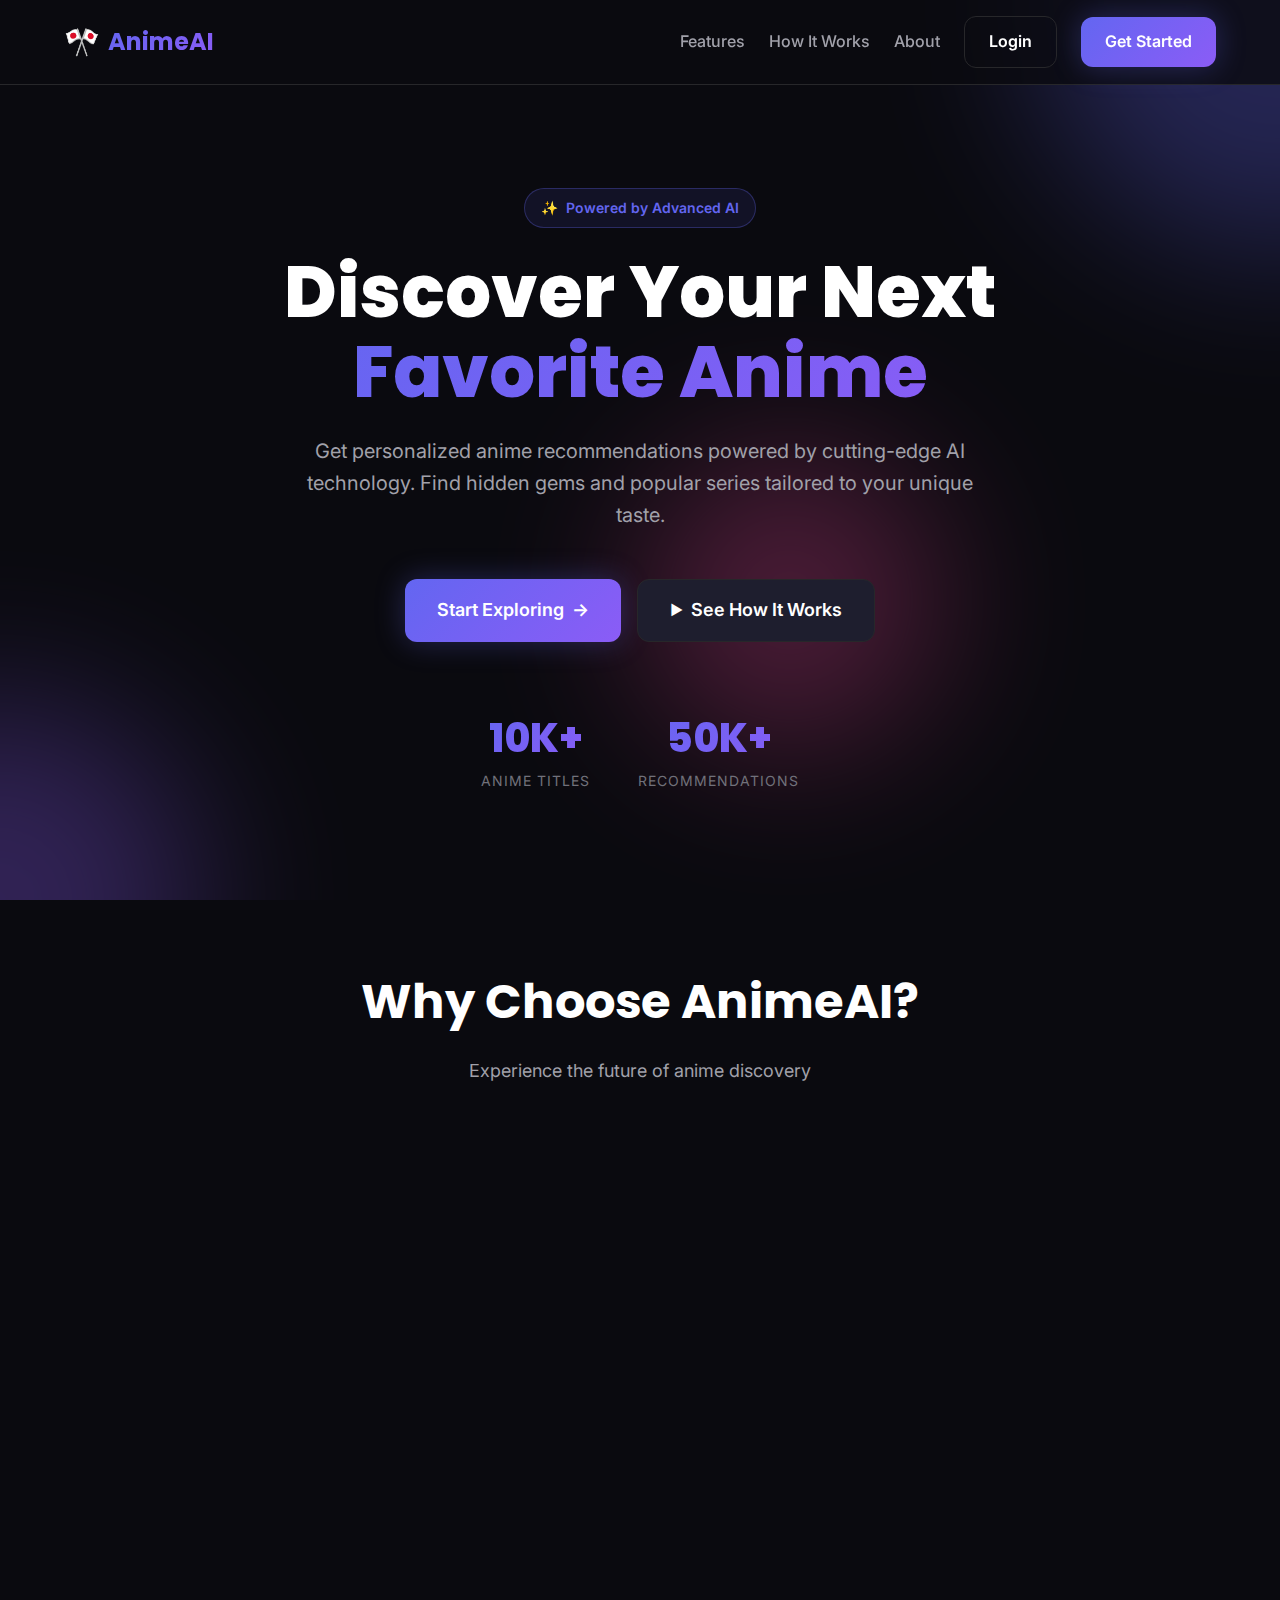
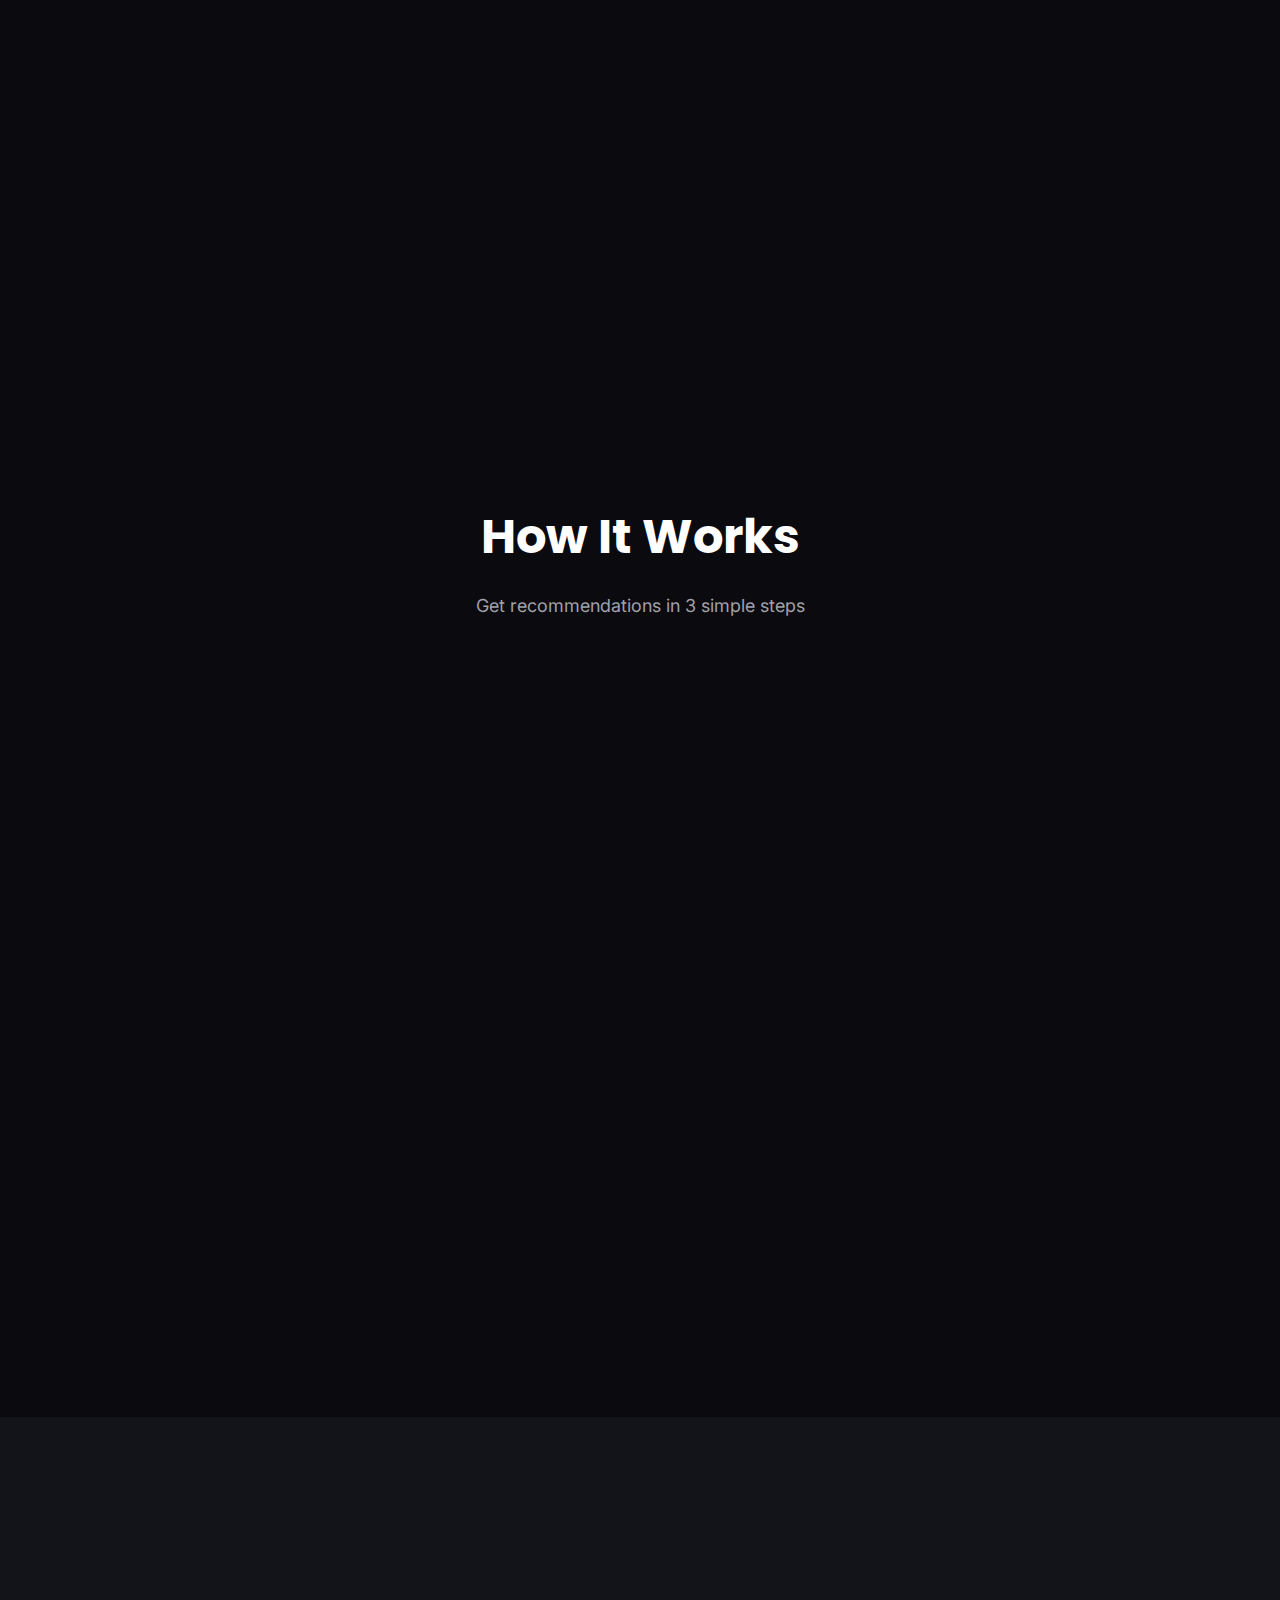
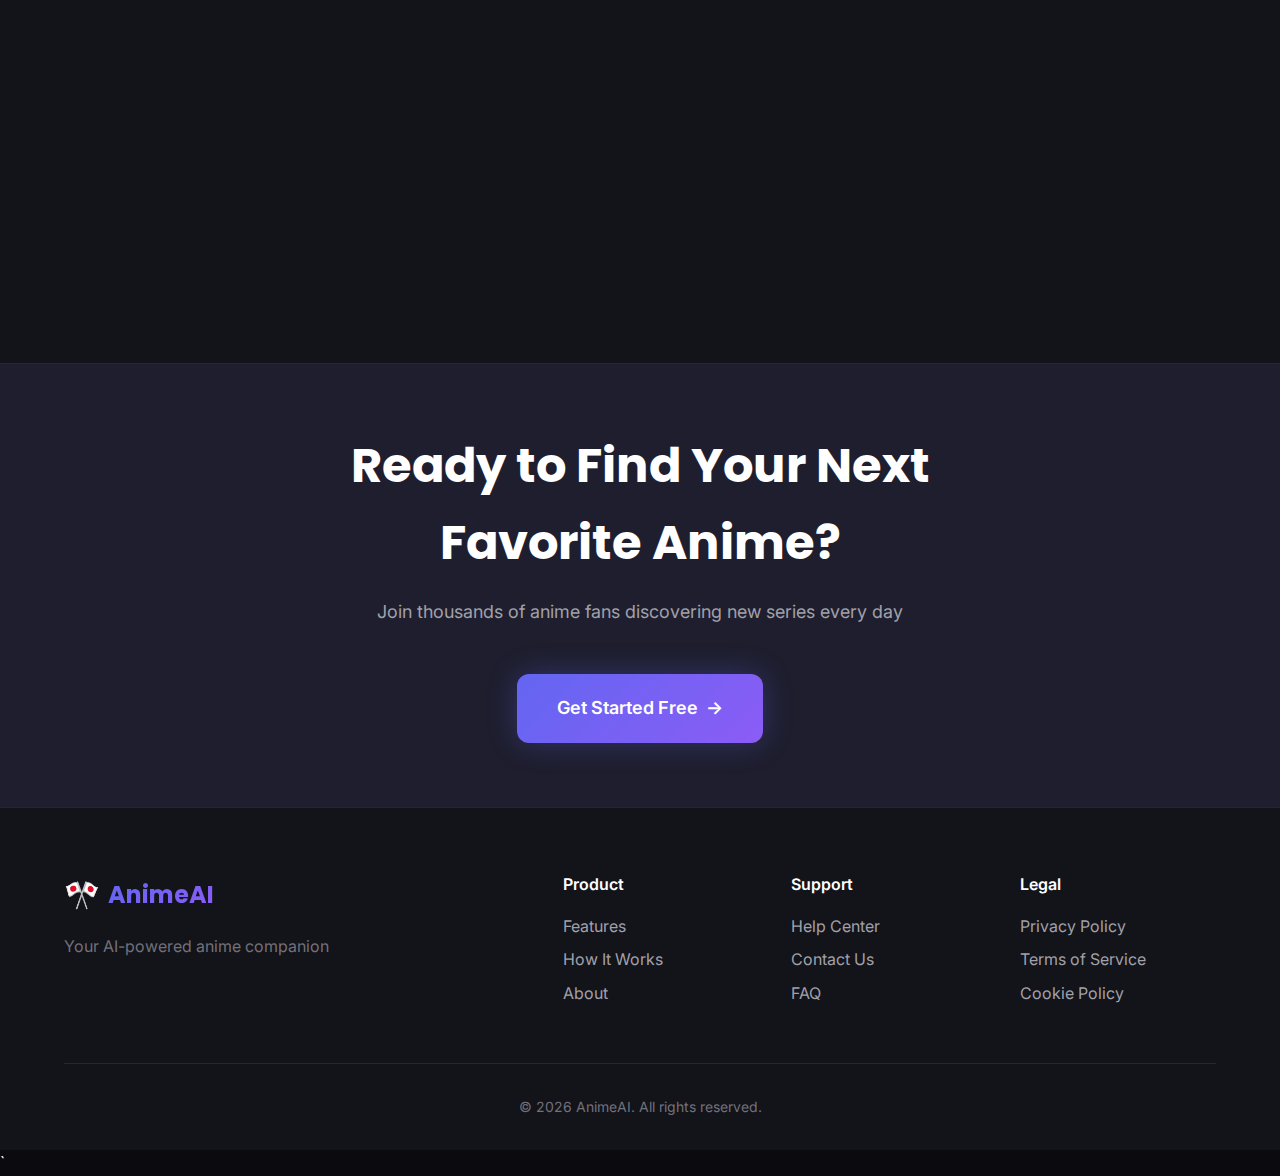
<file: frontend/index.html>
<!DOCTYPE html>
<html lang="en">
  <head>
    <meta charset="UTF-8" />
    <meta name="viewport" content="width=device-width, initial-scale=1.0" />
    <meta
      name="description"
      content="Discover your next favorite anime with AI-powered recommendations. Get personalized anime suggestions based on your preferences."
    />
    <meta
      name="keywords"
      content="anime, recommendations, AI, machine learning, anime finder"
    />
    <title>AnimeAI - Your Personal Anime Recommendation Engine</title>
    <link rel="stylesheet" href="css/index.css" />
    <link rel="preconnect" href="https://fonts.googleapis.com" />
    <link rel="preconnect" href="https://fonts.gstatic.com" crossorigin />
    <link
      href="https://fonts.googleapis.com/css2?family=Inter:wght@300;400;500;600;700;800&family=Poppins:wght@600;700;800&display=swap"
      rel="stylesheet"
    />
  </head>
  <body>
    <!-- Navigation -->
    <nav class="navbar">
      <div class="container">
        <div class="nav-content">
          <div class="logo">
            <span class="logo-icon">🎌</span>
            <span class="logo-text"
              >Anime<span class="highlight">AI</span></span
            >
          </div>
          <div class="nav-links">
            <a href="#features" class="nav-link">Features</a>
            <a href="#how-it-works" class="nav-link">How It Works</a>
            <a href="#about" class="nav-link">About</a>
            <a href="login" class="btn-secondary">Login</a>
            <a href="signup" class="btn-primary">Get Started</a>
          </div>
        </div>
      </div>
    </nav>

    <!-- Hero Section -->
    <section class="hero">
      <div class="hero-background">
        <div class="gradient-orb orb-1"></div>
        <div class="gradient-orb orb-2"></div>
        <div class="gradient-orb orb-3"></div>
      </div>
      <div class="container">
        <div class="hero-content">
          <div class="hero-badge">
            <span class="badge-icon">✨</span>
            <span>Powered by Advanced AI</span>
          </div>
          <h1 class="hero-title">
            Discover Your Next
            <span class="gradient-text">Favorite Anime</span>
          </h1>
          <p class="hero-subtitle">
            Get personalized anime recommendations powered by cutting-edge AI
            technology. Find hidden gems and popular series tailored to your
            unique taste.
          </p>
          <div class="hero-buttons">
            <a href="signup" class="btn-hero-primary">
              Start Exploring
              <span class="btn-arrow">→</span>
            </a>
            <a href="#how-it-works" class="btn-hero-secondary">
              <span class="play-icon">▶</span>
              See How It Works
            </a>
          </div>
          <div class="hero-stats">
            <div class="stat">
              <div class="stat-number">10K+</div>
              <div class="stat-label">Anime Titles</div>
            </div>
            <div class="stat">
              <div class="stat-number">50K+</div>
              <div class="stat-label">Recommendations</div>
            </div>
          </div>
        </div>
      </div>
    </section>

    <!-- Features Section -->
    <section id="features" class="features">
      <div class="container">
        <div class="section-header">
          <h2 class="section-title">Why Choose AnimeAI?</h2>
          <p class="section-subtitle">
            Experience the future of anime discovery
          </p>
        </div>
        <div class="features-grid">
          <div class="feature-card">
            <div class="feature-icon">🤖</div>
            <h3 class="feature-title">AI-Powered Intelligence</h3>
            <p class="feature-description">
              Our advanced RAG (Retrieval-Augmented Generation) system analyzes
              thousands of anime to find perfect matches for your preferences.
            </p>
          </div>
          <div class="feature-card">
            <div class="feature-icon">⚡</div>
            <h3 class="feature-title">Lightning Fast</h3>
            <p class="feature-description">
              Get instant recommendations in seconds. Our optimized vector
              database ensures blazing-fast search and retrieval.
            </p>
          </div>
          <div class="feature-card">
            <div class="feature-icon">🎯</div>
            <h3 class="feature-title">Highly Accurate</h3>
            <p class="feature-description">
              Powered by Gemini AI and advanced embeddings, our system
              understands context and nuance to deliver spot-on recommendations.
            </p>
          </div>
          <div class="feature-card">
            <div class="feature-icon">🌟</div>
            <h3 class="feature-title">Personalized Results</h3>
            <p class="feature-description">
              Every recommendation is tailored to you. Tell us what you like,
              and we'll find anime that matches your unique taste.
            </p>
          </div>
          <div class="feature-card">
            <div class="feature-icon">📚</div>
            <h3 class="feature-title">Vast Database</h3>
            <p class="feature-description">
              Access recommendations from over 10,000 anime titles spanning all
              genres, themes, and eras.
            </p>
          </div>
          <div class="feature-card">
            <div class="feature-icon">🔒</div>
            <h3 class="feature-title">Secure & Private</h3>
            <p class="feature-description">
              Your data is protected with enterprise-grade security. We respect
              your privacy and never share your information.
            </p>
          </div>
        </div>
      </div>
    </section>

    <!-- How It Works Section -->
    <section id="how-it-works" class="how-it-works">
      <div class="container">
        <div class="section-header">
          <h2 class="section-title">How It Works</h2>
          <p class="section-subtitle">Get recommendations in 3 simple steps</p>
        </div>
        <div class="steps">
          <div class="step">
            <div class="step-number">01</div>
            <div class="step-content">
              <h3 class="step-title">Tell Us What You Like</h3>
              <p class="step-description">
                Describe your preferences - genres, themes, or specific anime
                you enjoyed. Our AI understands natural language, so just type
                what you're looking for.
              </p>
            </div>
            <div class="step-visual">
              <div class="visual-box">
                <div class="typing-indicator">
                  <span></span>
                  <span></span>
                  <span></span>
                </div>
              </div>
            </div>
          </div>
          <div class="step step-reverse">
            <div class="step-number">02</div>
            <div class="step-content">
              <h3 class="step-title">AI Analyzes & Searches</h3>
              <p class="step-description">
                Our RAG system retrieves relevant anime from our vector database
                and uses Gemini AI to understand context and match your
                preferences perfectly.
              </p>
            </div>
            <div class="step-visual">
              <div class="visual-box">
                <div class="loading-spinner"></div>
              </div>
            </div>
          </div>
          <div class="step">
            <div class="step-number">03</div>
            <div class="step-content">
              <h3 class="step-title">Get Personalized Recommendations</h3>
              <p class="step-description">
                Receive 5-10 carefully curated anime recommendations with
                detailed explanations of why each one matches your taste. Start
                watching and enjoy!
              </p>
            </div>
            <div class="step-visual">
              <div class="visual-box">
                <div class="result-cards">
                  <div class="mini-card"></div>
                  <div class="mini-card"></div>
                  <div class="mini-card"></div>
                </div>
              </div>
            </div>
          </div>
        </div>
      </div>
    </section>

    <!-- About Section -->
    <section id="about" class="about">
      <div class="container">
        <div class="about-content">
          <div class="about-text">
            <h2 class="section-title">About AnimeAI</h2>
            <p class="about-description">
              AnimeAI is a cutting-edge anime recommendation platform that
              combines the power of Retrieval-Augmented Generation (RAG) with
              Google's Gemini AI to deliver unparalleled recommendation
              accuracy.
            </p>
            <p class="about-description">
              Built with modern technologies including FastAPI, LangChain, and
              FAISS vector database, our system processes your queries in
              real-time and searches through thousands of anime to find the
              perfect matches.
            </p>
            <div class="tech-stack">
              <div class="tech-badge">Python</div>
              <div class="tech-badge">FastAPI</div>
              <div class="tech-badge">LangChain</div>
              <div class="tech-badge">Gemini AI</div>
              <div class="tech-badge">FAISS</div>
              <div class="tech-badge">Pydantic</div>
            </div>
          </div>
          <div class="about-visual">
            <div class="tech-illustration">
              <div class="tech-circle circle-1">
                <span>🧠</span>
              </div>
              <div class="tech-circle circle-2">
                <span>⚙️</span>
              </div>
              <div class="tech-circle circle-3">
                <span>🚀</span>
              </div>
            </div>
          </div>
        </div>
      </div>
    </section>

    <!-- CTA Section -->
    <section class="cta">
      <div class="container">
        <div class="cta-content">
          <h2 class="cta-title">Ready to Find Your Next Favorite Anime?</h2>
          <p class="cta-subtitle">
            Join thousands of anime fans discovering new series every day
          </p>
          <a href="signup" class="btn-cta">
            Get Started Free
            <span class="btn-arrow">→</span>
          </a>
        </div>
      </div>
    </section>

    <!-- Footer -->
    <footer class="footer">
      <div class="container">
        <div class="footer-content">
          <div class="footer-brand">
            <div class="logo">
              <span class="logo-icon">🎌</span>
              <span class="logo-text"
                >Anime<span class="highlight">AI</span></span
              >
            </div>
            <p class="footer-tagline">Your AI-powered anime companion</p>
          </div>
          <div class="footer-links">
            <div class="footer-column">
              <h4>Product</h4>
              <a href="#features">Features</a>
              <a href="#how-it-works">How It Works</a>
              <a href="#about">About</a>
            </div>
            <div class="footer-column">
              <h4>Support</h4>
              <a href="#">Help Center</a>
              <a href="#">Contact Us</a>
              <a href="#">FAQ</a>
            </div>
            <div class="footer-column">
              <h4>Legal</h4>
              <a href="#">Privacy Policy</a>
              <a href="#">Terms of Service</a>
              <a href="#">Cookie Policy</a>
            </div>
          </div>
        </div>
        <div class="footer-bottom">
          <p>&copy; 2026 AnimeAI. All rights reserved.</p>
        </div>
      </div>
    </footer>`

    <script src="js/index.js"></script>
  </body>
</html>
</file>
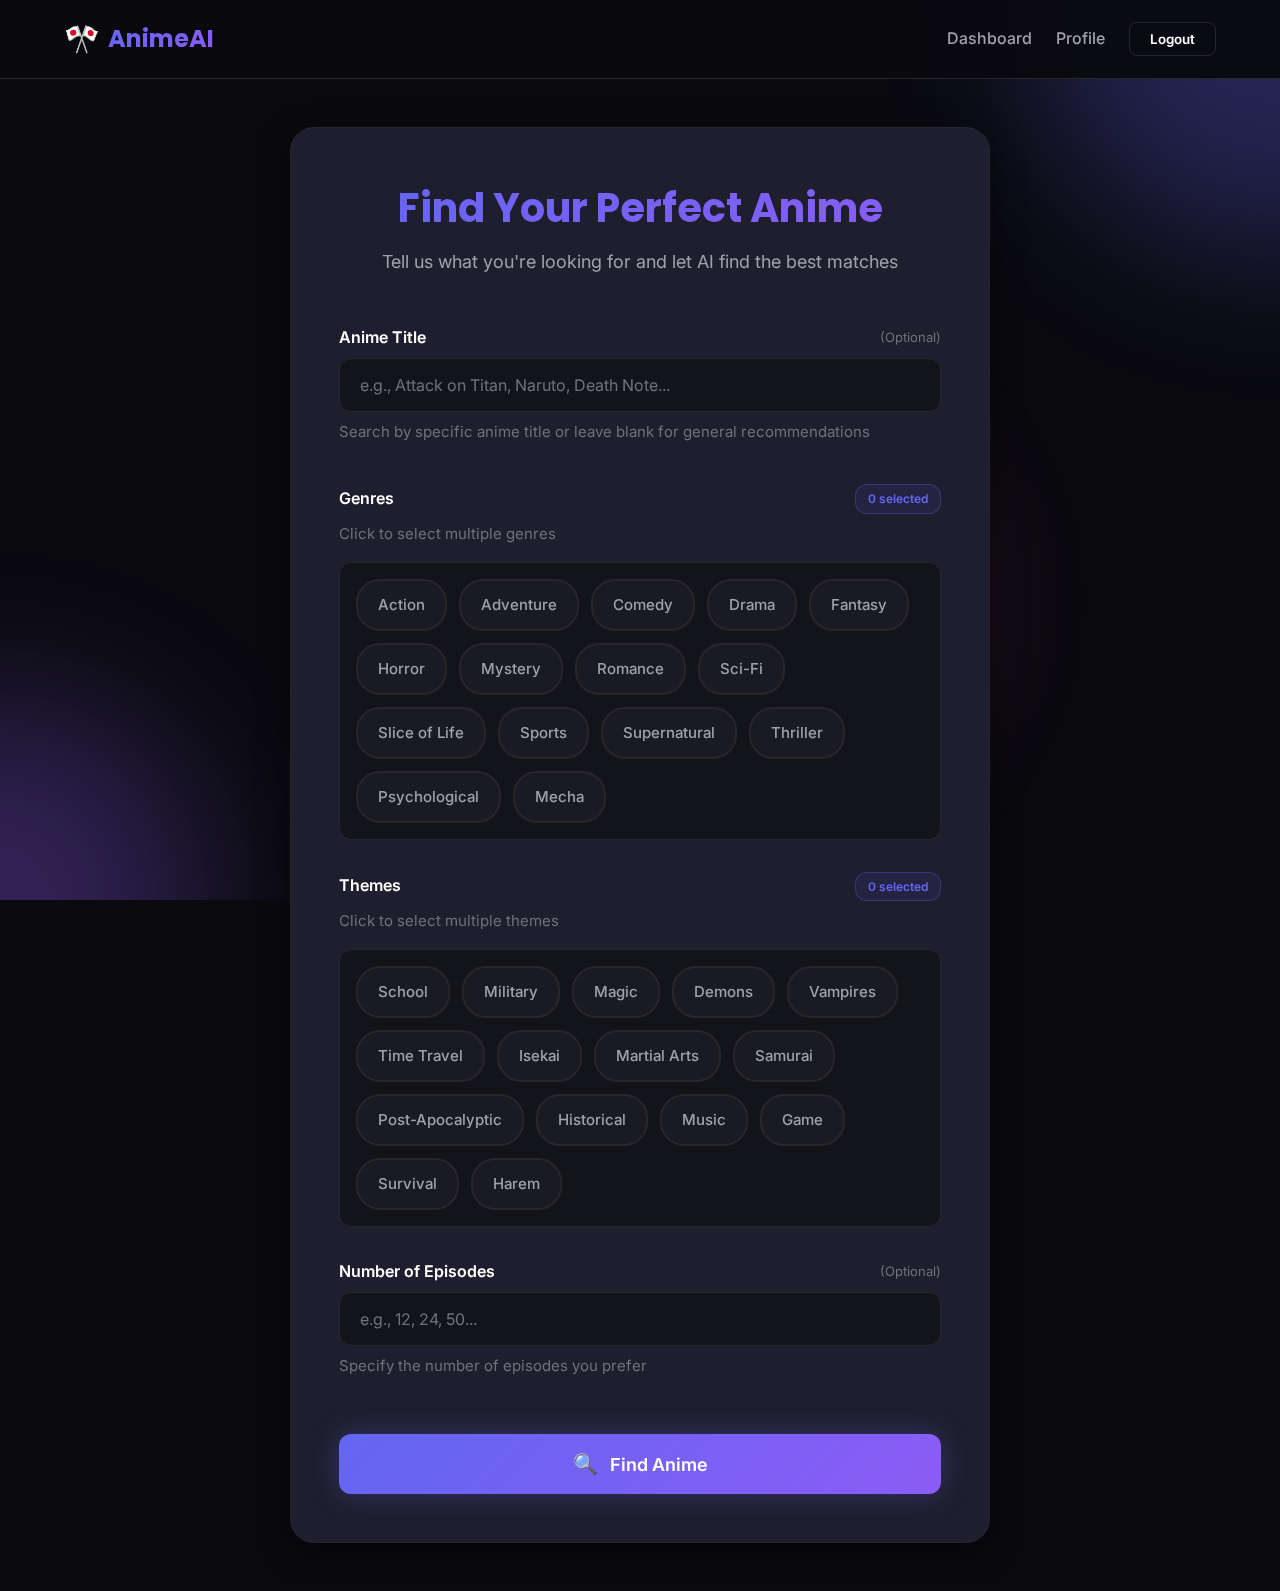
<file: frontend/form.html>
<!DOCTYPE html>
<html lang="en">
<head>
    <meta charset="UTF-8">
    <meta name="viewport" content="width=device-width, initial-scale=1.0">
    <meta name="description" content="Find your perfect anime - Search by title, genre, theme, and episodes.">
    <title>Find Anime - AnimeAI</title>
    <link rel="stylesheet" href="css/form.css">
    <link rel="preconnect" href="https://fonts.googleapis.com">
    <link rel="preconnect" href="https://fonts.gstatic.com" crossorigin>
    <link href="https://fonts.googleapis.com/css2?family=Inter:wght@300;400;500;600;700;800&family=Poppins:wght@600;700;800&display=swap" rel="stylesheet">
</head>
<body>
    <!-- Background -->
    <div class="form-background">
        <div class="gradient-orb orb-1"></div>
        <div class="gradient-orb orb-2"></div>
        <div class="gradient-orb orb-3"></div>
    </div>

    <!-- Navigation -->
    <nav class="navbar">
        <div class="container">
            <div class="nav-content">
                <a href="index" class="logo">
                    <span class="logo-icon">🎌</span>
                    <span class="logo-text">Anime<span class="highlight">AI</span></span>
                </a>
                <div class="nav-links">
                    <a href="home" class="nav-link">Dashboard</a>
                    <a href="#" class="nav-link">Profile</a>
                    <button class="btn-logout">Logout</button>
                </div>
            </div>
        </div>
    </nav>

    <!-- Main Content -->
    <main class="form-container">
        <div class="form-wrapper">
            <div class="form-header">
                <h1 class="form-title">Find Your Perfect Anime</h1>
                <p class="form-subtitle">Tell us what you're looking for and let AI find the best matches</p>
            </div>

            <form id="animeForm" class="anime-form">
                <!-- Title Input -->
                <div class="form-group">
                    <label for="title" class="form-label">
                        <span class="label-text">Anime Title</span>
                        <span class="label-optional">(Optional)</span>
                    </label>
                    <input 
                        type="text" 
                        id="title" 
                        name="title" 
                        class="form-input" 
                        placeholder="e.g., Attack on Titan, Naruto, Death Note..."
                    >
                    <span class="form-hint">Search by specific anime title or leave blank for general recommendations</span>
                </div>

                <!-- Genres - Chip Selection -->
                <div class="form-group">
                    <label class="form-label">
                        <span class="label-text">Genres</span>
                        <span class="label-badge" id="genreCount">0 selected</span>
                    </label>
                    <p class="form-hint">Click to select multiple genres</p>
                    <div class="chip-container" id="genreChips">
                        <div class="chip" data-value="Action">Action</div>
                        <div class="chip" data-value="Adventure">Adventure</div>
                        <div class="chip" data-value="Comedy">Comedy</div>
                        <div class="chip" data-value="Drama">Drama</div>
                        <div class="chip" data-value="Fantasy">Fantasy</div>
                        <div class="chip" data-value="Horror">Horror</div>
                        <div class="chip" data-value="Mystery">Mystery</div>
                        <div class="chip" data-value="Romance">Romance</div>
                        <div class="chip" data-value="Sci-Fi">Sci-Fi</div>
                        <div class="chip" data-value="Slice of Life">Slice of Life</div>
                        <div class="chip" data-value="Sports">Sports</div>
                        <div class="chip" data-value="Supernatural">Supernatural</div>
                        <div class="chip" data-value="Thriller">Thriller</div>
                        <div class="chip" data-value="Psychological">Psychological</div>
                        <div class="chip" data-value="Mecha">Mecha</div>
                    </div>
                </div>

                <!-- Themes - Chip Selection -->
                <div class="form-group">
                    <label class="form-label">
                        <span class="label-text">Themes</span>
                        <span class="label-badge" id="themeCount">0 selected</span>
                    </label>
                    <p class="form-hint">Click to select multiple themes</p>
                    <div class="chip-container" id="themeChips">
                        <div class="chip" data-value="School">School</div>
                        <div class="chip" data-value="Military">Military</div>
                        <div class="chip" data-value="Magic">Magic</div>
                        <div class="chip" data-value="Demons">Demons</div>
                        <div class="chip" data-value="Vampires">Vampires</div>
                        <div class="chip" data-value="Time Travel">Time Travel</div>
                        <div class="chip" data-value="Isekai">Isekai</div>
                        <div class="chip" data-value="Martial Arts">Martial Arts</div>
                        <div class="chip" data-value="Samurai">Samurai</div>
                        <div class="chip" data-value="Post-Apocalyptic">Post-Apocalyptic</div>
                        <div class="chip" data-value="Historical">Historical</div>
                        <div class="chip" data-value="Music">Music</div>
                        <div class="chip" data-value="Game">Game</div>
                        <div class="chip" data-value="Survival">Survival</div>
                        <div class="chip" data-value="Harem">Harem</div>
                    </div>
                </div>

                <!-- Episodes Input -->
                <div class="form-group">
                    <label for="episodes" class="form-label">
                        <span class="label-text">Number of Episodes</span>
                        <span class="label-optional">(Optional)</span>
                    </label>
                    <input 
                        type="text" 
                        id="episodes" 
                        name="episodes" 
                        class="form-input" 
                        placeholder="e.g., 12, 24, 50..."
                    >
                    <span class="form-hint">Specify the number of episodes you prefer</span>
                </div>

                <!-- Submit Button -->
                <button type="submit" class="btn-submit" id="submitBtn">
                    <span class="btn-icon">🔍</span>
                    <span class="btn-text">Find Anime</span>
                    <span class="btn-loader" style="display: none;">
                        <span class="loader"></span>
                    </span>
                </button>

                <div id="errorMessage" class="error-message" style="display: none;"></div>
            </form>
        </div>
    </main>

    <script src="js/form.js"></script>
</body>
</html>
</file>
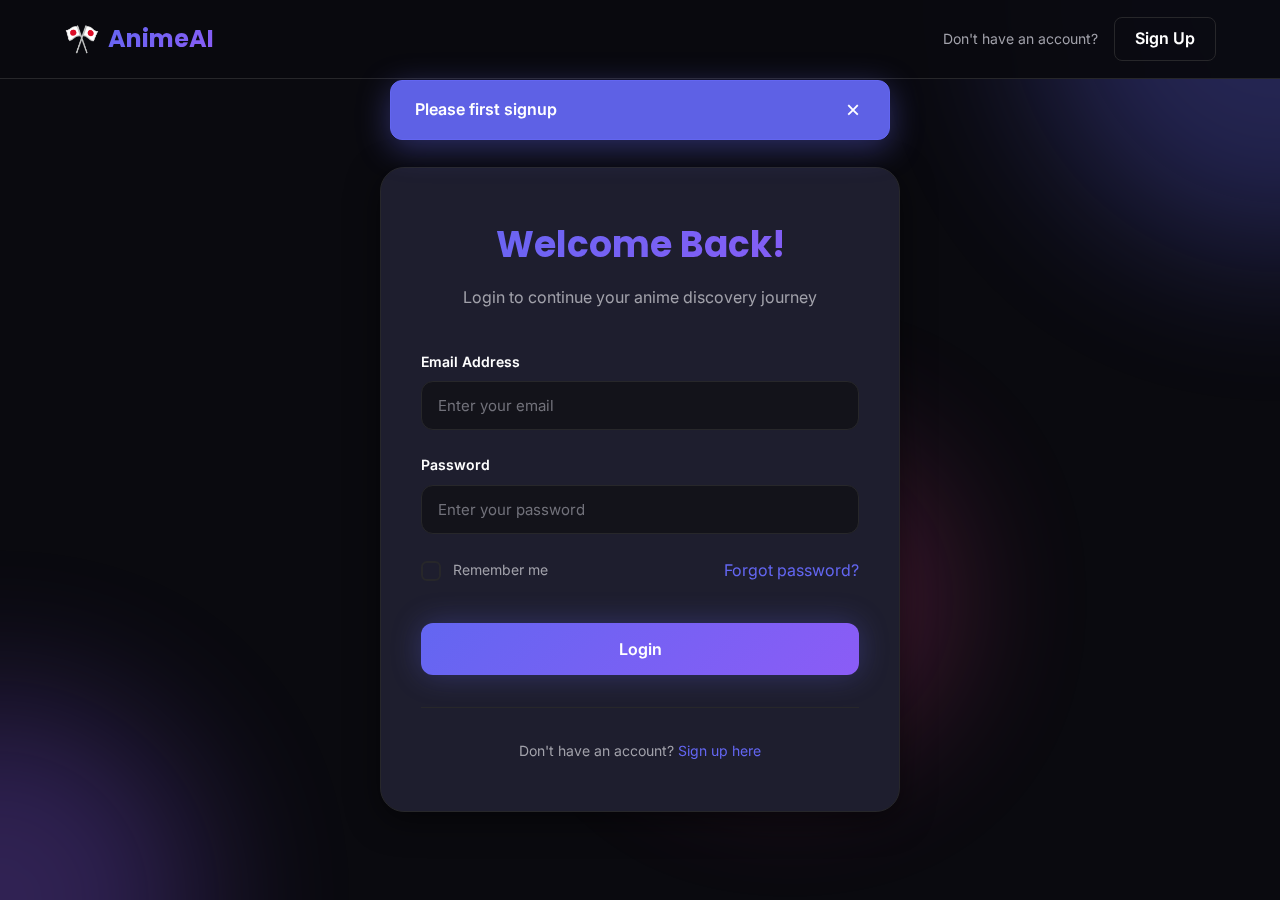
<file: frontend/login.html>
<!DOCTYPE html>
<html lang="en">
<head>
    <meta charset="UTF-8">
    <meta name="viewport" content="width=device-width, initial-scale=1.0">
    <meta name="description" content="Login to AnimeAI and continue discovering amazing anime recommendations.">
    <title>Login - AnimeAI</title>
    <link rel="stylesheet" href="css/auth.css">
    <link rel="preconnect" href="https://fonts.googleapis.com">
    <link rel="preconnect" href="https://fonts.gstatic.com" crossorigin>
    <link href="https://fonts.googleapis.com/css2?family=Inter:wght@300;400;500;600;700;800&family=Poppins:wght@600;700;800&display=swap" rel="stylesheet">
</head>
<body>
    <!-- Background -->
    <div class="auth-background">
        <div class="gradient-orb orb-1"></div>
        <div class="gradient-orb orb-2"></div>
        <div class="gradient-orb orb-3"></div>
    </div>

    <!-- Navigation -->
    <nav class="navbar">
        <div class="container">
            <div class="nav-content">
                <a href="index" class="logo">
                    <span class="logo-icon">🎌</span>
                    <span class="logo-text">Anime<span class="highlight">AI</span></span>
                </a>
                <div class="nav-links">
                    <span class="nav-text">Don't have an account?</span>
                    <a href="signup" class="btn-secondary">Sign Up</a>
                </div>
            </div>
        </div>
    </nav>

    <!-- Notification Box -->
    <div class="notification-box" id="notificationBox" style="display: none;">
        <span class="notification-text" id="notificationText"></span>
        <button class="notification-close" id="notificationClose">×</button>
    </div>

    <!-- Main Content -->
    <main class="auth-container">
        <div class="auth-card">
            <div class="auth-header">
                <h1 class="auth-title">Welcome Back!</h1>
                <p class="auth-subtitle">Login to continue your anime discovery journey</p>
            </div>

            <form id="loginForm" class="auth-form">
                <div class="form-group">
                    <label for="email" class="form-label">Email Address</label>
                    <input 
                        type="email" 
                        id="email" 
                        name="email" 
                        class="form-input" 
                        placeholder="Enter your email"
                        required
                    >
                </div>

                <div class="form-group">
                    <label for="password" class="form-label">Password</label>
                    <input 
                        type="password" 
                        id="password" 
                        name="password" 
                        class="form-input" 
                        placeholder="Enter your password"
                        required
                    >
                </div>

                <div class="form-group form-options">
                    <label class="checkbox-label">
                        <input type="checkbox" name="remember">
                        <span class="checkbox-custom"></span>
                        <span class="checkbox-text">Remember me</span>
                    </label>
                    <a href="#" class="link">Forgot password?</a>
                </div>

                <button type="submit" class="btn-submit" id="submitBtn">
                    <span class="btn-text">Login</span>
                    <span class="btn-loader" style="display: none;">
                        <span class="loader"></span>
                    </span>
                </button>

                <div id="errorMessage" class="error-message" style="display: none;"></div>
                <div id="successMessage" class="success-message" style="display: none;"></div>
            </form>

            <div class="auth-footer">
                <p class="footer-text">
                    Don't have an account? 
                    <a href="signup" class="link">Sign up here</a>
                </p>
            </div>
        </div>
    </main>

    <script src="js/login.js"></script>
</body>
</html>
</file>
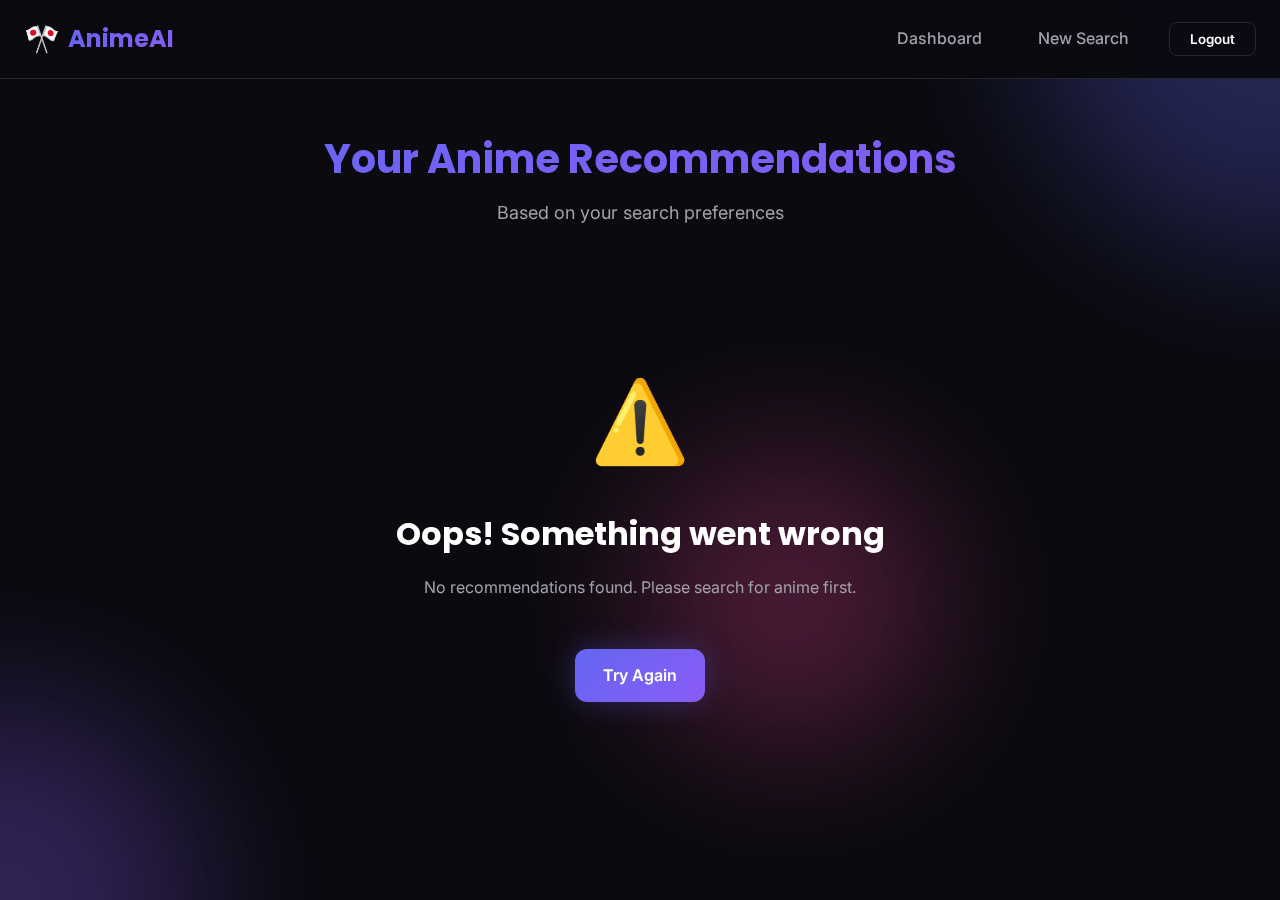
<file: frontend/results.html>
<!DOCTYPE html>
<html lang="en">
<head>
    <meta charset="UTF-8">
    <meta name="viewport" content="width=device-width, initial-scale=1.0">
    <meta name="description" content="Your personalized anime recommendations from AnimeAI">
    <title>Recommendations - AnimeAI</title>
    <link rel="stylesheet" href="css/results.css">
    <link rel="preconnect" href="https://fonts.googleapis.com">
    <link rel="preconnect" href="https://fonts.gstatic.com" crossorigin>
    <link href="https://fonts.googleapis.com/css2?family=Inter:wght@300;400;500;600;700;800&family=Poppins:wght@600;700;800&display=swap" rel="stylesheet">
</head>
<body>
    <!-- Background -->
    <div class="results-background">
        <div class="gradient-orb orb-1"></div>
        <div class="gradient-orb orb-2"></div>
        <div class="gradient-orb orb-3"></div>
    </div>

    <!-- Navigation -->
    <nav class="navbar">
        <div class="container">
            <div class="nav-content">
                <a href="index" class="logo">
                    <span class="logo-icon">🎌</span>
                    <span class="logo-text">Anime<span class="highlight">AI</span></span>
                </a>
                <div class="nav-links">
                    <a href="home" class="nav-link">Dashboard</a>
                    <a href="form" class="nav-link">New Search</a>
                    <button class="btn-logout">Logout</button>
                </div>
            </div>
        </div>
    </nav>

    <!-- Main Content -->
    <main class="results-container">
        <div class="container">
            <!-- Header -->
            <div class="results-header">
                <h1>Your Anime Recommendations</h1>
                <p class="results-subtitle">Based on your search preferences</p>
            </div>

            <!-- Loading State -->
            <div class="loading-state" id="loadingState">
                <div class="loading-spinner"></div>
                <p>Loading recommendations...</p>
            </div>

            <!-- Error State -->
            <div class="error-state" id="errorState" style="display: none;">
                <div class="error-icon">⚠️</div>
                <h2>Oops! Something went wrong</h2>
                <p id="errorMessage">Failed to load recommendations</p>
                <a href="form" class="btn-primary">Try Again</a>
            </div>

            <!-- Results Grid -->
            <div class="results-grid" id="resultsGrid" style="display: none;">
                <!-- Anime cards will be inserted here by JavaScript -->
            </div>

            <!-- Back Button -->
            <div class="back-button-container" id="backButton" style="display: none;">
                <a href="form" class="btn-secondary">
                    <span>←</span>
                    <span>New Search</span>
                </a>
            </div>
        </div>
    </main>

    <script src="js/results.js"></script>
</body>
</html>
</file>
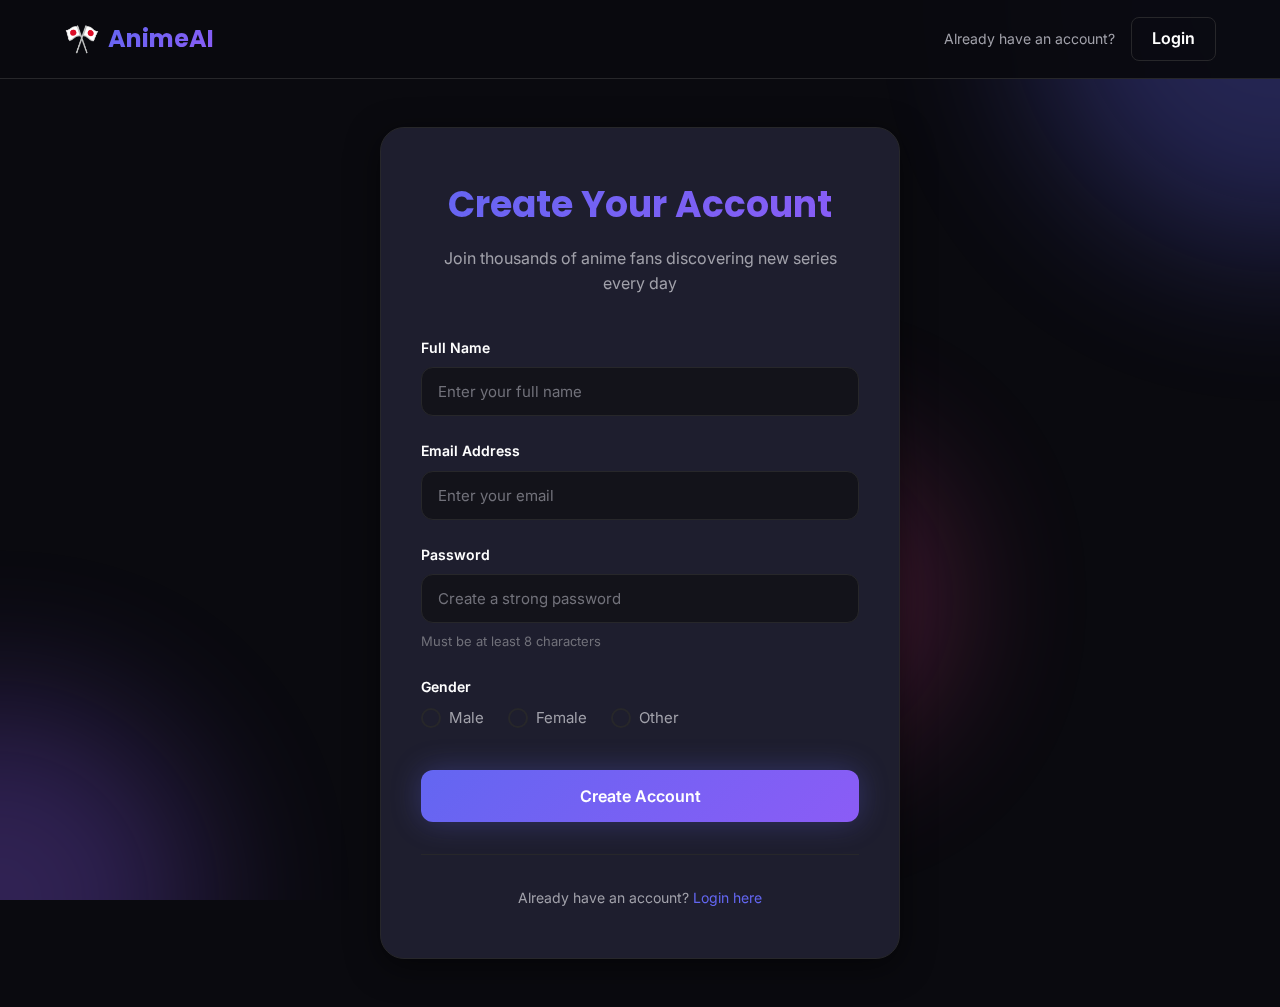
<file: frontend/signup.html>
<!DOCTYPE html>
<html lang="en">
<head>
    <meta charset="UTF-8">
    <meta name="viewport" content="width=device-width, initial-scale=1.0">
    <meta name="description" content="Sign up for AnimeAI and start discovering your next favorite anime with AI-powered recommendations.">
    <title>Sign Up - AnimeAI</title>
    <link rel="stylesheet" href="css/auth.css">
    <link rel="preconnect" href="https://fonts.googleapis.com">
    <link rel="preconnect" href="https://fonts.gstatic.com" crossorigin>
    <link href="https://fonts.googleapis.com/css2?family=Inter:wght@300;400;500;600;700;800&family=Poppins:wght@600;700;800&display=swap" rel="stylesheet">
</head>
<body>
    <!-- Background -->
    <div class="auth-background">
        <div class="gradient-orb orb-1"></div>
        <div class="gradient-orb orb-2"></div>
        <div class="gradient-orb orb-3"></div>
    </div>

    <!-- Navigation -->
    <nav class="navbar">
        <div class="container">
            <div class="nav-content">
                <a href="index" class="logo">
                    <span class="logo-icon">🎌</span>
                    <span class="logo-text">Anime<span class="highlight">AI</span></span>
                </a>
                <div class="nav-links">
                    <span class="nav-text">Already have an account?</span>
                    <a href="login" class="btn-secondary">Login</a>
                </div>
            </div>
        </div>
    </nav>

    <!-- Notification Box -->
    <div class="notification-box" id="notificationBox" style="display: none;">
        <span class="notification-text" id="notificationText"></span>
        <button class="notification-close" id="notificationClose">×</button>
    </div>

    <!-- Main Content -->
    <main class="auth-container">
        <div class="auth-card">
            <div class="auth-header">
                <h1 class="auth-title">Create Your Account</h1>
                <p class="auth-subtitle">Join thousands of anime fans discovering new series every day</p>
            </div>

            <form id="signupForm" class="auth-form">
                <div class="form-group">
                    <label for="name" class="form-label">Full Name</label>
                    <input 
                        type="text" 
                        id="name" 
                        name="name" 
                        class="form-input" 
                        placeholder="Enter your full name"
                        required
                    >
                </div>

                <div class="form-group">
                    <label for="email" class="form-label">Email Address</label>
                    <input 
                        type="email" 
                        id="email" 
                        name="email" 
                        class="form-input" 
                        placeholder="Enter your email"
                        required
                    >
                </div>

                <div class="form-group">
                    <label for="password" class="form-label">Password</label>
                    <input 
                        type="password" 
                        id="password" 
                        name="password" 
                        class="form-input" 
                        placeholder="Create a strong password"
                        required
                    >
                    <span class="form-hint">Must be at least 8 characters</span>
                </div>

                <div class="form-group">
                    <label class="form-label">Gender</label>
                    <div class="radio-group">
                        <label class="radio-label">
                            <input type="radio" name="gender" value="male" required>
                            <span class="radio-custom"></span>
                            <span class="radio-text">Male</span>
                        </label>
                        <label class="radio-label">
                            <input type="radio" name="gender" value="female" required>
                            <span class="radio-custom"></span>
                            <span class="radio-text">Female</span>
                        </label>
                        <label class="radio-label">
                            <input type="radio" name="gender" value="other" required>
                            <span class="radio-custom"></span>
                            <span class="radio-text">Other</span>
                        </label>
                    </div>
                </div>

                <button type="submit" class="btn-submit" id="submitBtn">
                    <span class="btn-text">Create Account</span>
                    <span class="btn-loader" style="display: none;">
                        <span class="loader"></span>
                    </span>
                </button>

                <div id="errorMessage" class="error-message" style="display: none;"></div>
                <div id="successMessage" class="success-message" style="display: none;"></div>
            </form>

            <div class="auth-footer">
                <p class="footer-text">
                    Already have an account? 
                    <a href="login" class="link">Login here</a>
                </p>
            </div>
        </div>
    </main>

    <script src="js/signup.js"></script>
</body>
</html>
</file>
<file: frontend/css/form.css>
/* ===== BASE STYLES ===== */
* {
    margin: 0;
    padding: 0;
    box-sizing: border-box;
}

:root {
    /* Dark Theme Colors */
    --bg-primary: #0a0a0f;
    --bg-secondary: #13131a;
    --bg-tertiary: #1a1a24;
    --bg-card: #1e1e2e;
    
    /* Accent Colors */
    --accent-primary: #6366f1;
    --accent-secondary: #8b5cf6;
    --accent-gradient: linear-gradient(135deg, #6366f1 0%, #8b5cf6 100%);
    
    /* Text Colors */
    --text-primary: #ffffff;
    --text-secondary: #a1a1aa;
    --text-tertiary: #71717a;
    
    /* Border & Shadow */
    --border-color: #27272a;
    --shadow-sm: 0 2px 8px rgba(0, 0, 0, 0.3);
    --shadow-md: 0 4px 16px rgba(0, 0, 0, 0.4);
    --shadow-lg: 0 8px 32px rgba(0, 0, 0, 0.5);
    --shadow-glow: 0 0 30px rgba(99, 102, 241, 0.3);
    
    /* Spacing */
    --spacing-xs: 0.5rem;
    --spacing-sm: 1rem;
    --spacing-md: 1.5rem;
    --spacing-lg: 2rem;
    --spacing-xl: 3rem;
    
    /* Typography */
    --font-primary: 'Inter', -apple-system, BlinkMacSystemFont, sans-serif;
    --font-heading: 'Poppins', sans-serif;
}

html {
    scroll-behavior: smooth;
}

body {
    font-family: var(--font-primary);
    background-color: var(--bg-primary);
    color: var(--text-primary);
    line-height: 1.6;
    overflow-x: hidden;
    min-height: 100vh;
}

.container {
    max-width: 1200px;
    margin: 0 auto;
    padding: 0 var(--spacing-md);
}

/* ===== BACKGROUND ===== */
.form-background {
    position: fixed;
    inset: 0;
    overflow: hidden;
    z-index: 0;
}

.gradient-orb {
    position: absolute;
    border-radius: 50%;
    filter: blur(80px);
    opacity: 0.3;
    animation: float-orb 20s ease-in-out infinite;
}

.orb-1 {
    width: 500px;
    height: 500px;
    background: var(--accent-primary);
    top: -250px;
    right: -250px;
}

.orb-2 {
    width: 400px;
    height: 400px;
    background: var(--accent-secondary);
    bottom: -200px;
    left: -200px;
    animation-delay: -5s;
}

.orb-3 {
    width: 300px;
    height: 300px;
    background: #ec4899;
    top: 50%;
    left: 50%;
    animation-delay: -10s;
}

@keyframes float-orb {
    0%, 100% { transform: translate(0, 0) scale(1); }
    33% { transform: translate(30px, -30px) scale(1.1); }
    66% { transform: translate(-20px, 20px) scale(0.9); }
}

/* ===== NAVIGATION ===== */
.navbar {
    position: sticky;
    top: 0;
    z-index: 100;
    background: rgba(10, 10, 15, 0.95);
    backdrop-filter: blur(20px);
    border-bottom: 1px solid var(--border-color);
    padding: var(--spacing-sm) 0;
}

.nav-content {
    display: flex;
    justify-content: space-between;
    align-items: center;
}

.logo {
    display: flex;
    align-items: center;
    gap: 0.5rem;
    font-size: 1.5rem;
    font-weight: 700;
    font-family: var(--font-heading);
    text-decoration: none;
    color: var(--text-primary);
}

.logo-icon {
    font-size: 1.8rem;
}

.logo-text {
    background: var(--accent-gradient);
    -webkit-background-clip: text;
    -webkit-text-fill-color: transparent;
    background-clip: text;
}

.highlight {
    color: var(--accent-primary);
}

.nav-links {
    display: flex;
    align-items: center;
    gap: var(--spacing-md);
}

.nav-link {
    color: var(--text-secondary);
    text-decoration: none;
    font-weight: 500;
    transition: color 0.3s ease;
}

.nav-link:hover {
    color: var(--text-primary);
}

.btn-logout {
    padding: 0.5rem 1.25rem;
    border-radius: 8px;
    font-weight: 600;
    background: transparent;
    color: var(--text-primary);
    border: 1px solid var(--border-color);
    cursor: pointer;
    transition: all 0.3s ease;
    font-family: var(--font-primary);
}

.btn-logout:hover {
    background: var(--bg-card);
    border-color: #ef4444;
    color: #ef4444;
}

/* ===== FORM CONTAINER ===== */
.form-container {
    position: relative;
    z-index: 1;
    min-height: calc(100vh - 80px);
    display: flex;
    align-items: center;
    justify-content: center;
    padding: var(--spacing-xl) var(--spacing-md);
}

.form-wrapper {
    background: var(--bg-card);
    border: 1px solid var(--border-color);
    border-radius: 24px;
    padding: var(--spacing-xl);
    max-width: 700px;
    width: 100%;
    box-shadow: var(--shadow-lg);
    animation: fadeInUp 0.6s ease;
}

@keyframes fadeInUp {
    from {
        opacity: 0;
        transform: translateY(30px);
    }
    to {
        opacity: 1;
        transform: translateY(0);
    }
}

.form-header {
    text-align: center;
    margin-bottom: var(--spacing-xl);
}

.form-title {
    font-family: var(--font-heading);
    font-size: 2.5rem;
    font-weight: 700;
    margin-bottom: var(--spacing-xs);
    background: var(--accent-gradient);
    -webkit-background-clip: text;
    -webkit-text-fill-color: transparent;
    background-clip: text;
}

.form-subtitle {
    color: var(--text-secondary);
    font-size: 1.125rem;
}

/* ===== FORM STYLES ===== */
.anime-form {
    display: flex;
    flex-direction: column;
    gap: var(--spacing-lg);
}

.form-group {
    display: flex;
    flex-direction: column;
    gap: var(--spacing-xs);
}

.form-label {
    display: flex;
    justify-content: space-between;
    align-items: center;
    font-weight: 600;
    font-size: 1rem;
    color: var(--text-primary);
}

.label-text {
    color: var(--text-primary);
}

.label-optional {
    color: var(--text-tertiary);
    font-weight: 400;
    font-size: 0.8125rem;
}

.label-badge {
    padding: 0.25rem 0.75rem;
    background: rgba(99, 102, 241, 0.1);
    border: 1px solid rgba(99, 102, 241, 0.3);
    border-radius: 12px;
    color: var(--accent-primary);
    font-size: 0.75rem;
    font-weight: 600;
}

.form-input {
    padding: 1rem 1.25rem;
    background: var(--bg-secondary);
    border: 1px solid var(--border-color);
    border-radius: 12px;
    color: var(--text-primary);
    font-size: 1rem;
    font-family: var(--font-primary);
    transition: all 0.3s ease;
}

.form-input:focus {
    outline: none;
    border-color: var(--accent-primary);
    box-shadow: 0 0 0 3px rgba(99, 102, 241, 0.1);
}

.form-input::placeholder {
    color: var(--text-tertiary);
}

.form-hint {
    font-size: 0.9375rem;
    color: var(--text-tertiary);
    margin-bottom: var(--spacing-xs);
}

/* ===== CHIP SELECTOR ===== */
.chip-container {
    display: flex;
    flex-wrap: wrap;
    gap: 0.75rem;
    padding: var(--spacing-sm);
    background: var(--bg-secondary);
    border: 1px solid var(--border-color);
    border-radius: 12px;
    min-height: 120px;
}

.chip {
    padding: 0.75rem 1.25rem;
    background: var(--bg-tertiary);
    border: 2px solid var(--border-color);
    border-radius: 24px;
    color: var(--text-secondary);
    font-size: 0.9375rem;
    font-weight: 500;
    cursor: pointer;
    transition: all 0.3s ease;
    user-select: none;
}

.chip:hover {
    border-color: var(--accent-primary);
    transform: translateY(-2px);
    box-shadow: 0 4px 12px rgba(99, 102, 241, 0.2);
}

.chip.selected {
    background: var(--accent-gradient);
    border-color: var(--accent-primary);
    color: white;
    box-shadow: var(--shadow-glow);
}

.chip.selected:hover {
    transform: translateY(-2px) scale(1.05);
    box-shadow: 0 6px 20px rgba(99, 102, 241, 0.4);
}

/* ===== MULTI-SELECT DROPDOWN (REMOVED) ===== */
.multi-select-wrapper {
    position: relative;
}

.multi-select-trigger {
    padding: 0.875rem 1rem;
    background: var(--bg-secondary);
    border: 1px solid var(--border-color);
    border-radius: 12px;
    display: flex;
    justify-content: space-between;
    align-items: center;
    cursor: pointer;
    transition: all 0.3s ease;
}

.multi-select-trigger:hover {
    border-color: var(--accent-primary);
}

.multi-select-trigger.active {
    border-color: var(--accent-primary);
    box-shadow: 0 0 0 3px rgba(99, 102, 241, 0.1);
}

.trigger-text {
    color: var(--text-tertiary);
    font-size: 0.9375rem;
}

.trigger-text.has-selection {
    color: var(--text-primary);
}

.trigger-icon {
    color: var(--text-tertiary);
    font-size: 0.75rem;
    transition: transform 0.3s ease;
}

.multi-select-trigger.active .trigger-icon {
    transform: rotate(180deg);
}

.multi-select-dropdown {
    position: absolute;
    top: calc(100% + 8px);
    left: 0;
    right: 0;
    background: var(--bg-card);
    border: 1px solid var(--border-color);
    border-radius: 12px;
    box-shadow: var(--shadow-lg);
    max-height: 0;
    overflow: hidden;
    opacity: 0;
    transition: all 0.3s ease;
    z-index: 100;
}

.multi-select-dropdown.active {
    max-height: 400px;
    opacity: 1;
}

.dropdown-search {
    padding: var(--spacing-sm);
    border-bottom: 1px solid var(--border-color);
}

.search-input {
    width: 100%;
    padding: 0.625rem 0.875rem;
    background: var(--bg-secondary);
    border: 1px solid var(--border-color);
    border-radius: 8px;
    color: var(--text-primary);
    font-size: 0.875rem;
    font-family: var(--font-primary);
}

.search-input:focus {
    outline: none;
    border-color: var(--accent-primary);
}

.search-input::placeholder {
    color: var(--text-tertiary);
}

.dropdown-options {
    max-height: 300px;
    overflow-y: auto;
    padding: var(--spacing-xs);
}

.dropdown-options::-webkit-scrollbar {
    width: 8px;
}

.dropdown-options::-webkit-scrollbar-track {
    background: var(--bg-secondary);
    border-radius: 4px;
}

.dropdown-options::-webkit-scrollbar-thumb {
    background: var(--border-color);
    border-radius: 4px;
}

.dropdown-options::-webkit-scrollbar-thumb:hover {
    background: var(--accent-primary);
}

.option-label {
    display: flex;
    align-items: center;
    gap: 0.75rem;
    padding: 0.75rem;
    border-radius: 8px;
    cursor: pointer;
    transition: all 0.2s ease;
}

.option-label:hover {
    background: var(--bg-secondary);
}

.option-label input[type="checkbox"] {
    width: 18px;
    height: 18px;
    cursor: pointer;
    accent-color: var(--accent-primary);
}

.option-text {
    color: var(--text-secondary);
    font-size: 0.9375rem;
}

.option-label:has(input:checked) {
    background: rgba(99, 102, 241, 0.1);
}

.option-label:has(input:checked) .option-text {
    color: var(--text-primary);
    font-weight: 500;
}

/* ===== SELECTED TAGS ===== */
.selected-tags {
    display: flex;
    flex-wrap: wrap;
    gap: 0.5rem;
    margin-top: var(--spacing-xs);
    min-height: 32px;
}

.tag {
    display: inline-flex;
    align-items: center;
    gap: 0.5rem;
    padding: 0.375rem 0.75rem;
    background: rgba(99, 102, 241, 0.15);
    border: 1px solid rgba(99, 102, 241, 0.3);
    border-radius: 20px;
    color: var(--accent-primary);
    font-size: 0.875rem;
    font-weight: 500;
    animation: tagFadeIn 0.3s ease;
}

@keyframes tagFadeIn {
    from {
        opacity: 0;
        transform: scale(0.8);
    }
    to {
        opacity: 1;
        transform: scale(1);
    }
}

.tag-remove {
    cursor: pointer;
    color: var(--accent-primary);
    font-weight: bold;
    transition: color 0.2s ease;
}

.tag-remove:hover {
    color: #ef4444;
}

/* ===== SUBMIT BUTTON ===== */
.btn-submit {
    padding: 1.125rem 1.5rem;
    background: var(--accent-gradient);
    border: none;
    border-radius: 12px;
    color: white;
    font-weight: 600;
    font-size: 1.125rem;
    font-family: var(--font-primary);
    cursor: pointer;
    transition: all 0.3s ease;
    box-shadow: var(--shadow-glow);
    margin-top: var(--spacing-sm);
    display: flex;
    align-items: center;
    justify-content: center;
    gap: 0.75rem;
}

.btn-submit:hover:not(:disabled) {
    transform: translateY(-2px);
    box-shadow: 0 0 40px rgba(99, 102, 241, 0.5);
}

.btn-submit:disabled {
    opacity: 0.6;
    cursor: not-allowed;
}

.btn-icon {
    font-size: 1.25rem;
}

.btn-loader {
    display: inline-block;
}

.loader {
    width: 20px;
    height: 20px;
    border: 3px solid rgba(255, 255, 255, 0.3);
    border-top-color: white;
    border-radius: 50%;
    display: inline-block;
    animation: spin 0.8s linear infinite;
}

@keyframes spin {
    to { transform: rotate(360deg); }
}

/* ===== ERROR MESSAGE ===== */
.error-message {
    padding: 0.875rem 1rem;
    background: rgba(239, 68, 68, 0.1);
    border: 1px solid rgba(239, 68, 68, 0.3);
    border-radius: 12px;
    color: #ef4444;
    font-size: 0.875rem;
}

/* ===== RESPONSIVE DESIGN ===== */
@media (max-width: 768px) {
    .nav-links {
        gap: var(--spacing-sm);
    }
    
    .nav-link {
        display: none;
    }
    
    .form-container {
        padding: var(--spacing-lg) var(--spacing-sm);
    }
    
    .form-wrapper {
        padding: var(--spacing-lg);
    }
    
    .form-title {
        font-size: 1.75rem;
    }
    
    .multi-select-dropdown.active {
        max-height: 300px;
    }
}
</file>
<file: frontend/css/auth.css>
/* ===== IMPORT BASE STYLES ===== */
/* Using same variables and base styles from index.css */

* {
    margin: 0;
    padding: 0;
    box-sizing: border-box;
}

:root {
    /* Dark Theme Colors */
    --bg-primary: #0a0a0f;
    --bg-secondary: #13131a;
    --bg-tertiary: #1a1a24;
    --bg-card: #1e1e2e;
    
    /* Accent Colors */
    --accent-primary: #6366f1;
    --accent-secondary: #8b5cf6;
    --accent-gradient: linear-gradient(135deg, #6366f1 0%, #8b5cf6 100%);
    
    /* Text Colors */
    --text-primary: #ffffff;
    --text-secondary: #a1a1aa;
    --text-tertiary: #71717a;
    
    /* Border & Shadow */
    --border-color: #27272a;
    --shadow-sm: 0 2px 8px rgba(0, 0, 0, 0.3);
    --shadow-md: 0 4px 16px rgba(0, 0, 0, 0.4);
    --shadow-lg: 0 8px 32px rgba(0, 0, 0, 0.5);
    --shadow-glow: 0 0 30px rgba(99, 102, 241, 0.3);
    
    /* Spacing */
    --spacing-xs: 0.5rem;
    --spacing-sm: 1rem;
    --spacing-md: 1.5rem;
    --spacing-lg: 2rem;
    --spacing-xl: 3rem;
    
    /* Typography */
    --font-primary: 'Inter', -apple-system, BlinkMacSystemFont, sans-serif;
    --font-heading: 'Poppins', sans-serif;
}

html {
    scroll-behavior: smooth;
}

body {
    font-family: var(--font-primary);
    background-color: var(--bg-primary);
    color: var(--text-primary);
    line-height: 1.6;
    overflow-x: hidden;
    min-height: 100vh;
    display: flex;
    flex-direction: column;
}

.container {
    max-width: 1200px;
    margin: 0 auto;
    padding: 0 var(--spacing-md);
}

/* ===== BACKGROUND ===== */
.auth-background {
    position: fixed;
    inset: 0;
    overflow: hidden;
    z-index: 0;
}

.gradient-orb {
    position: absolute;
    border-radius: 50%;
    filter: blur(80px);
    opacity: 0.3;
    animation: float-orb 20s ease-in-out infinite;
}

.orb-1 {
    width: 500px;
    height: 500px;
    background: var(--accent-primary);
    top: -250px;
    right: -250px;
}

.orb-2 {
    width: 400px;
    height: 400px;
    background: var(--accent-secondary);
    bottom: -200px;
    left: -200px;
    animation-delay: -5s;
}

.orb-3 {
    width: 300px;
    height: 300px;
    background: #ec4899;
    top: 50%;
    left: 50%;
    animation-delay: -10s;
}

@keyframes float-orb {
    0%, 100% { transform: translate(0, 0) scale(1); }
    33% { transform: translate(30px, -30px) scale(1.1); }
    66% { transform: translate(-20px, 20px) scale(0.9); }
}

/* ===== NAVIGATION ===== */
.navbar {
    position: sticky;
    top: 0;
    z-index: 100;
    background: rgba(10, 10, 15, 0.95);
    backdrop-filter: blur(20px);
    border-bottom: 1px solid var(--border-color);
    padding: var(--spacing-sm) 0;
}

.nav-content {
    display: flex;
    justify-content: space-between;
    align-items: center;
}

.logo {
    display: flex;
    align-items: center;
    gap: 0.5rem;
    font-size: 1.5rem;
    font-weight: 700;
    font-family: var(--font-heading);
    text-decoration: none;
    color: var(--text-primary);
}

.logo-icon {
    font-size: 1.8rem;
}

.logo-text {
    background: var(--accent-gradient);
    -webkit-background-clip: text;
    -webkit-text-fill-color: transparent;
    background-clip: text;
}

.highlight {
    color: var(--accent-primary);
}

.nav-links {
    display: flex;
    align-items: center;
    gap: var(--spacing-sm);
}

.nav-text {
    color: var(--text-secondary);
    font-size: 0.875rem;
}

.btn-secondary {
    padding: 0.5rem 1.25rem;
    border-radius: 8px;
    text-decoration: none;
    font-weight: 600;
    background: transparent;
    color: var(--text-primary);
    border: 1px solid var(--border-color);
    transition: all 0.3s ease;
}

.btn-secondary:hover {
    background: var(--bg-card);
    border-color: var(--accent-primary);
}

/* ===== NOTIFICATION BOX ===== */
.notification-box {
    position: fixed;
    top: 80px;
    left: 50%;
    transform: translateX(-50%);
    z-index: 1000;
    background: rgba(99, 102, 241, 0.95);
    backdrop-filter: blur(20px);
    border: 1px solid var(--accent-primary);
    border-radius: 12px;
    padding: 1rem 1.5rem;
    display: flex;
    align-items: center;
    gap: 1rem;
    box-shadow: 0 8px 32px rgba(99, 102, 241, 0.4);
    animation: slideDown 0.4s ease;
    max-width: 500px;
    width: 90%;
}

@keyframes slideDown {
    from {
        opacity: 0;
        transform: translateX(-50%) translateY(-20px);
    }
    to {
        opacity: 1;
        transform: translateX(-50%) translateY(0);
    }
}

.notification-text {
    color: white;
    font-weight: 600;
    font-size: 1rem;
    flex: 1;
}

.notification-close {
    background: transparent;
    border: none;
    color: white;
    font-size: 1.5rem;
    cursor: pointer;
    padding: 0;
    width: 24px;
    height: 24px;
    display: flex;
    align-items: center;
    justify-content: center;
    transition: transform 0.2s ease;
}

.notification-close:hover {
    transform: scale(1.2);
}

/* ===== AUTH CONTAINER ===== */
.auth-container {
    position: relative;
    z-index: 1;
    min-height: calc(100vh - 80px);
    display: flex;
    align-items: center;
    justify-content: center;
    padding: var(--spacing-xl) 0;
}

/* ===== AUTH CARD ===== */
.auth-card {
    background: var(--bg-card);
    border: 1px solid var(--border-color);
    border-radius: 24px;
    padding: 3rem 2.5rem;
    width: 100%;
    max-width: 520px;
    box-shadow: var(--shadow-lg);
    animation: fadeInUp 0.6s ease;
}

@keyframes fadeInUp {
    from {
        opacity: 0;
        transform: translateY(30px);
    }
    to {
        opacity: 1;
        transform: translateY(0);
    }
}

.auth-header {
    text-align: center;
    margin-bottom: 2.5rem;
}

.auth-title {
    font-family: var(--font-heading);
    font-size: 2.25rem;
    font-weight: 700;
    margin-bottom: 0.75rem;
    background: var(--accent-gradient);
    -webkit-background-clip: text;
    -webkit-text-fill-color: transparent;
    background-clip: text;
}

.auth-subtitle {
    color: var(--text-secondary);
    font-size: 1rem;
}

/* ===== FORM STYLES ===== */
.auth-form {
    display: flex;
    flex-direction: column;
    gap: var(--spacing-md);
}

.form-group {
    display: flex;
    flex-direction: column;
    gap: var(--spacing-xs);
}

.form-label {
    font-weight: 600;
    font-size: 0.875rem;
    color: var(--text-primary);
}

.form-input {
    padding: 0.875rem 1rem;
    background: var(--bg-secondary);
    border: 1px solid var(--border-color);
    border-radius: 12px;
    color: var(--text-primary);
    font-size: 0.9375rem;
    font-family: var(--font-primary);
    transition: all 0.3s ease;
}

.form-input:focus {
    outline: none;
    border-color: var(--accent-primary);
    box-shadow: 0 0 0 3px rgba(99, 102, 241, 0.1);
}

.form-input::placeholder {
    color: var(--text-tertiary);
}

.form-hint {
    font-size: 0.8125rem;
    color: var(--text-tertiary);
}

/* ===== RADIO BUTTONS ===== */
.radio-group {
    display: flex;
    gap: var(--spacing-md);
    flex-wrap: wrap;
}

.radio-label {
    display: flex;
    align-items: center;
    gap: 0.5rem;
    cursor: pointer;
    position: relative;
}

.radio-label input[type="radio"] {
    position: absolute;
    opacity: 0;
}

.radio-custom {
    width: 20px;
    height: 20px;
    border: 2px solid var(--border-color);
    border-radius: 50%;
    position: relative;
    transition: all 0.3s ease;
}

.radio-label input[type="radio"]:checked + .radio-custom {
    border-color: var(--accent-primary);
}

.radio-label input[type="radio"]:checked + .radio-custom::after {
    content: '';
    position: absolute;
    top: 50%;
    left: 50%;
    transform: translate(-50%, -50%);
    width: 10px;
    height: 10px;
    background: var(--accent-primary);
    border-radius: 50%;
}

.radio-text {
    color: var(--text-secondary);
    font-size: 0.9375rem;
}

/* ===== CHECKBOX ===== */
.checkbox-label {
    display: flex;
    align-items: flex-start;
    gap: 0.75rem;
    cursor: pointer;
    position: relative;
}

.checkbox-label input[type="checkbox"] {
    position: absolute;
    opacity: 0;
}

.checkbox-custom {
    width: 20px;
    height: 20px;
    min-width: 20px;
    border: 2px solid var(--border-color);
    border-radius: 6px;
    position: relative;
    transition: all 0.3s ease;
    margin-top: 2px;
}

.checkbox-label input[type="checkbox"]:checked + .checkbox-custom {
    background: var(--accent-primary);
    border-color: var(--accent-primary);
}

.checkbox-label input[type="checkbox"]:checked + .checkbox-custom::after {
    content: '✓';
    position: absolute;
    top: 50%;
    left: 50%;
    transform: translate(-50%, -50%);
    color: white;
    font-size: 0.75rem;
    font-weight: bold;
}

.checkbox-text {
    color: var(--text-secondary);
    font-size: 0.875rem;
    line-height: 1.5;
}

.form-options {
    flex-direction: row;
    justify-content: space-between;
    align-items: center;
}

/* ===== LINKS ===== */
.link {
    color: var(--accent-primary);
    text-decoration: none;
    transition: color 0.3s ease;
}

.link:hover {
    color: var(--accent-secondary);
    text-decoration: underline;
}

/* ===== SUBMIT BUTTON ===== */
.btn-submit {
    padding: 1rem;
    background: var(--accent-gradient);
    border: none;
    border-radius: 12px;
    color: white;
    font-weight: 600;
    font-size: 1rem;
    font-family: var(--font-primary);
    cursor: pointer;
    transition: all 0.3s ease;
    box-shadow: var(--shadow-glow);
    margin-top: var(--spacing-sm);
    position: relative;
}

.btn-submit:hover:not(:disabled) {
    transform: translateY(-2px);
    box-shadow: 0 0 40px rgba(99, 102, 241, 0.5);
}

.btn-submit:disabled {
    opacity: 0.6;
    cursor: not-allowed;
}

.btn-loader {
    display: inline-block;
}

.loader {
    width: 20px;
    height: 20px;
    border: 3px solid rgba(255, 255, 255, 0.3);
    border-top-color: white;
    border-radius: 50%;
    display: inline-block;
    animation: spin 0.8s linear infinite;
}

@keyframes spin {
    to { transform: rotate(360deg); }
}

/* ===== MESSAGES ===== */
.error-message {
    padding: 0.875rem 1rem;
    background: rgba(239, 68, 68, 0.1);
    border: 1px solid rgba(239, 68, 68, 0.3);
    border-radius: 12px;
    color: #ef4444;
    font-size: 0.875rem;
}

.success-message {
    padding: 0.875rem 1rem;
    background: rgba(34, 197, 94, 0.1);
    border: 1px solid rgba(34, 197, 94, 0.3);
    border-radius: 12px;
    color: #22c55e;
    font-size: 0.875rem;
}

/* ===== FOOTER ===== */
.auth-footer {
    text-align: center;
    margin-top: var(--spacing-lg);
    padding-top: var(--spacing-lg);
    border-top: 1px solid var(--border-color);
}

.footer-text {
    color: var(--text-secondary);
    font-size: 0.875rem;
}

/* ===== AUTH FEATURES ===== */
.auth-features {
    display: flex;
    flex-direction: column;
    gap: var(--spacing-md);
    max-width: 300px;
    animation: fadeInRight 0.6s ease 0.2s both;
}

@keyframes fadeInRight {
    from {
        opacity: 0;
        transform: translateX(-30px);
    }
    to {
        opacity: 1;
        transform: translateX(0);
    }
}

.feature-item {
    display: flex;
    align-items: center;
    gap: var(--spacing-sm);
    padding: var(--spacing-md);
    background: var(--bg-card);
    border: 1px solid var(--border-color);
    border-radius: 16px;
    transition: all 0.3s ease;
}

.feature-item:hover {
    transform: translateX(5px);
    border-color: var(--accent-primary);
}

.feature-icon {
    font-size: 2rem;
}

.feature-text h3 {
    font-size: 1rem;
    font-weight: 600;
    margin-bottom: 0.25rem;
}

.feature-text p {
    font-size: 0.875rem;
    color: var(--text-secondary);
}

/* ===== RESPONSIVE DESIGN ===== */
@media (max-width: 1024px) {
    .auth-features {
        display: none;
    }
}

@media (max-width: 768px) {
    .nav-text {
        display: none;
    }
    
    .auth-container {
        padding: var(--spacing-lg) var(--spacing-sm);
    }
    
    .auth-card {
        padding: var(--spacing-lg);
    }
    
    .auth-title {
        font-size: 1.75rem;
    }
    
    .radio-group {
        flex-direction: column;
        gap: var(--spacing-sm);
    }
}
</file>
<file: frontend/css/results.css>
/* ===== BASE STYLES ===== */
* {
    margin: 0;
    padding: 0;
    box-sizing: border-box;
}

:root {
    /* Dark Theme Colors */
    --bg-primary: #0a0a0f;
    --bg-secondary: #13131a;
    --bg-tertiary: #1a1a24;
    --bg-card: #1e1e2e;
    
    /* Accent Colors */
    --accent-primary: #6366f1;
    --accent-secondary: #8b5cf6;
    --accent-gradient: linear-gradient(135deg, #6366f1 0%, #8b5cf6 100%);
    
    /* Text Colors */
    --text-primary: #ffffff;
    --text-secondary: #a1a1aa;
    --text-tertiary: #71717a;
    
    /* Border & Shadow */
    --border-color: #27272a;
    --shadow-sm: 0 2px 8px rgba(0, 0, 0, 0.3);
    --shadow-md: 0 4px 16px rgba(0, 0, 0, 0.4);
    --shadow-lg: 0 8px 32px rgba(0, 0, 0, 0.5);
    --shadow-glow: 0 0 30px rgba(99, 102, 241, 0.3);
    
    /* Spacing */
    --spacing-xs: 0.5rem;
    --spacing-sm: 1rem;
    --spacing-md: 1.5rem;
    --spacing-lg: 2rem;
    --spacing-xl: 3rem;
    --spacing-2xl: 4rem;
    
    /* Typography */
    --font-primary: 'Inter', -apple-system, BlinkMacSystemFont, sans-serif;
    --font-heading: 'Poppins', sans-serif;
}

html {
    scroll-behavior: smooth;
}

body {
    font-family: var(--font-primary);
    background-color: var(--bg-primary);
    color: var(--text-primary);
    line-height: 1.6;
    overflow-x: hidden;
    min-height: 100vh;
}

.container {
    max-width: 1400px;
    margin: 0 auto;
    padding: 0 var(--spacing-md);
}

/* ===== BACKGROUND ===== */
.results-background {
    position: fixed;
    inset: 0;
    overflow: hidden;
    z-index: 0;
}

.gradient-orb {
    position: absolute;
    border-radius: 50%;
    filter: blur(80px);
    opacity: 0.3;
    animation: float-orb 20s ease-in-out infinite;
}

.orb-1 {
    width: 500px;
    height: 500px;
    background: var(--accent-primary);
    top: -250px;
    right: -250px;
}

.orb-2 {
    width: 400px;
    height: 400px;
    background: var(--accent-secondary);
    bottom: -200px;
    left: -200px;
    animation-delay: -5s;
}

.orb-3 {
    width: 300px;
    height: 300px;
    background: #ec4899;
    top: 50%;
    left: 50%;
    animation-delay: -10s;
}

@keyframes float-orb {
    0%, 100% { transform: translate(0, 0) scale(1); }
    33% { transform: translate(30px, -30px) scale(1.1); }
    66% { transform: translate(-20px, 20px) scale(0.9); }
}

/* ===== NAVIGATION ===== */
.navbar {
    position: sticky;
    top: 0;
    z-index: 100;
    background: rgba(10, 10, 15, 0.95);
    backdrop-filter: blur(20px);
    border-bottom: 1px solid var(--border-color);
    padding: var(--spacing-sm) 0;
}

.nav-content {
    display: flex;
    justify-content: space-between;
    align-items: center;
}

.logo {
    display: flex;
    align-items: center;
    gap: 0.5rem;
    font-size: 1.5rem;
    font-weight: 700;
    font-family: var(--font-heading);
    text-decoration: none;
    color: var(--text-primary);
}

.logo-icon {
    font-size: 1.8rem;
}

.logo-text {
    background: var(--accent-gradient);
    -webkit-background-clip: text;
    -webkit-text-fill-color: transparent;
    background-clip: text;
}

.highlight {
    color: var(--accent-primary);
}

.nav-links {
    display: flex;
    align-items: center;
    gap: var(--spacing-md);
}

.nav-link {
    color: var(--text-secondary);
    text-decoration: none;
    font-weight: 500;
    padding: 0.5rem 1rem;
    border-radius: 8px;
    transition: all 0.3s ease;
}

.nav-link:hover {
    color: var(--text-primary);
    background: var(--bg-card);
}

.btn-logout {
    padding: 0.5rem 1.25rem;
    border-radius: 8px;
    font-weight: 600;
    background: transparent;
    color: var(--text-primary);
    border: 1px solid var(--border-color);
    cursor: pointer;
    transition: all 0.3s ease;
    font-family: var(--font-primary);
}

.btn-logout:hover {
    background: var(--bg-card);
    border-color: #ef4444;
    color: #ef4444;
}

/* ===== RESULTS CONTAINER ===== */
.results-container {
    position: relative;
    z-index: 1;
    min-height: calc(100vh - 80px);
    padding: var(--spacing-xl) 0;
}

/* ===== RESULTS HEADER ===== */
.results-header {
    text-align: center;
    margin-bottom: var(--spacing-2xl);
    animation: fadeInDown 0.6s ease;
}

@keyframes fadeInDown {
    from {
        opacity: 0;
        transform: translateY(-20px);
    }
    to {
        opacity: 1;
        transform: translateY(0);
    }
}

.results-header h1 {
    font-family: var(--font-heading);
    font-size: 2.5rem;
    font-weight: 700;
    margin-bottom: var(--spacing-xs);
    background: var(--accent-gradient);
    -webkit-background-clip: text;
    -webkit-text-fill-color: transparent;
    background-clip: text;
}

.results-subtitle {
    color: var(--text-secondary);
    font-size: 1.125rem;
}

/* ===== LOADING STATE ===== */
.loading-state {
    display: flex;
    flex-direction: column;
    align-items: center;
    justify-content: center;
    min-height: 400px;
    animation: fadeIn 0.6s ease;
}

@keyframes fadeIn {
    from { opacity: 0; }
    to { opacity: 1; }
}

.loading-spinner {
    width: 60px;
    height: 60px;
    border: 4px solid var(--border-color);
    border-top-color: var(--accent-primary);
    border-radius: 50%;
    animation: spin 1s linear infinite;
    margin-bottom: var(--spacing-md);
}

@keyframes spin {
    to { transform: rotate(360deg); }
}

.loading-state p {
    color: var(--text-secondary);
    font-size: 1.125rem;
}

/* ===== ERROR STATE ===== */
.error-state {
    text-align: center;
    padding: var(--spacing-2xl);
    animation: fadeInUp 0.6s ease;
}

@keyframes fadeInUp {
    from {
        opacity: 0;
        transform: translateY(30px);
    }
    to {
        opacity: 1;
        transform: translateY(0);
    }
}

.error-icon {
    font-size: 5rem;
    margin-bottom: var(--spacing-md);
}

.error-state h2 {
    font-family: var(--font-heading);
    font-size: 2rem;
    margin-bottom: var(--spacing-sm);
}

.error-state p {
    color: var(--text-secondary);
    margin-bottom: var(--spacing-xl);
}

/* ===== RESULTS GRID ===== */
.results-grid {
    display: grid;
    grid-template-columns: repeat(auto-fill, minmax(320px, 1fr));
    gap: var(--spacing-lg);
    animation: fadeInUp 0.6s ease;
}

/* ===== ANIME CARD ===== */
.anime-card {
    background: var(--bg-card);
    border: 1px solid var(--border-color);
    border-radius: 16px;
    overflow: hidden;
    transition: all 0.3s ease;
    cursor: pointer;
    animation: scaleIn 0.4s ease;
}

@keyframes scaleIn {
    from {
        opacity: 0;
        transform: scale(0.9);
    }
    to {
        opacity: 1;
        transform: scale(1);
    }
}

.anime-card:hover {
    transform: translateY(-8px);
    border-color: var(--accent-primary);
    box-shadow: var(--shadow-lg);
}

.anime-image {
    width: 100%;
    height: 400px;
    overflow: hidden;
    position: relative;
    background: var(--bg-secondary);
}

.anime-image img {
    width: 100%;
    height: 100%;
    object-fit: cover;
    transition: transform 0.3s ease;
}

.anime-card:hover .anime-image img {
    transform: scale(1.05);
}

.anime-content {
    padding: var(--spacing-lg);
}

.anime-title {
    font-size: 1.25rem;
    font-weight: 600;
    margin-bottom: var(--spacing-xs);
    color: var(--text-primary);
    display: -webkit-box;
    -webkit-line-clamp: 2;
    -webkit-box-orient: vertical;
    overflow: hidden;
}

.anime-genre {
    color: var(--accent-primary);
    font-size: 0.875rem;
    font-weight: 500;
    margin-bottom: var(--spacing-sm);
}

.anime-reason {
    color: var(--text-secondary);
    font-size: 0.9375rem;
    line-height: 1.6;
    display: -webkit-box;
    -webkit-line-clamp: 3;
    -webkit-box-orient: vertical;
    overflow: hidden;
}

/* ===== BACK BUTTON ===== */
.back-button-container {
    text-align: center;
    margin-top: var(--spacing-2xl);
    animation: fadeInUp 0.6s ease 0.3s both;
}

.btn-primary,
.btn-secondary {
    display: inline-flex;
    align-items: center;
    gap: 0.75rem;
    padding: 0.875rem 1.75rem;
    border-radius: 12px;
    font-weight: 600;
    font-size: 1rem;
    text-decoration: none;
    cursor: pointer;
    transition: all 0.3s ease;
}

.btn-primary {
    background: var(--accent-gradient);
    color: white;
    border: none;
    box-shadow: var(--shadow-glow);
}

.btn-primary:hover {
    transform: translateY(-2px);
    box-shadow: 0 0 40px rgba(99, 102, 241, 0.5);
}

.btn-secondary {
    background: var(--bg-card);
    color: var(--text-primary);
    border: 1px solid var(--border-color);
}

.btn-secondary:hover {
    border-color: var(--accent-primary);
    background: rgba(99, 102, 241, 0.1);
}

/* ===== RESPONSIVE DESIGN ===== */
@media (max-width: 768px) {
    .results-header h1 {
        font-size: 2rem;
    }
    
    .results-grid {
        grid-template-columns: 1fr;
    }
    
    .nav-links {
        gap: var(--spacing-sm);
    }
    
    .nav-link {
        display: none;
    }
    
    .anime-image {
        height: 300px;
    }
}

@media (min-width: 769px) and (max-width: 1024px) {
    .results-grid {
        grid-template-columns: repeat(2, 1fr);
    }
}

@media (min-width: 1025px) {
    .results-grid {
        grid-template-columns: repeat(3, 1fr);
    }
}
</file>
<file: frontend/css/index.css>
/* ===== CSS RESET & BASE STYLES ===== */
* {
  margin: 0;
  padding: 0;
  box-sizing: border-box;
}

:root {
  /* Dark Theme Colors */
  --bg-primary: #0a0a0f;
  --bg-secondary: #13131a;
  --bg-tertiary: #1a1a24;
  --bg-card: #1e1e2e;

  /* Accent Colors */
  --accent-primary: #6366f1;
  --accent-secondary: #8b5cf6;
  --accent-gradient: linear-gradient(135deg, #6366f1 0%, #8b5cf6 100%);

  /* Text Colors */
  --text-primary: #ffffff;
  --text-secondary: #a1a1aa;
  --text-tertiary: #71717a;

  /* Border & Shadow */
  --border-color: #27272a;
  --shadow-sm: 0 2px 8px rgba(0, 0, 0, 0.3);
  --shadow-md: 0 4px 16px rgba(0, 0, 0, 0.4);
  --shadow-lg: 0 8px 32px rgba(0, 0, 0, 0.5);
  --shadow-glow: 0 0 30px rgba(99, 102, 241, 0.3);

  /* Spacing */
  --spacing-xs: 0.5rem;
  --spacing-sm: 1rem;
  --spacing-md: 1.5rem;
  --spacing-lg: 2rem;
  --spacing-xl: 3rem;
  --spacing-2xl: 4rem;

  /* Typography */
  --font-primary: "Inter", -apple-system, BlinkMacSystemFont, sans-serif;
  --font-heading: "Poppins", sans-serif;
}

html {
  scroll-behavior: smooth;
}

body {
  font-family: var(--font-primary);
  background-color: var(--bg-primary);
  color: var(--text-primary);
  line-height: 1.6;
  overflow-x: hidden;
}

.container {
  max-width: 1200px;
  margin: 0 auto;
  padding: 0 var(--spacing-md);
}

/* ===== NAVIGATION ===== */
.navbar {
  position: fixed;
  top: 0;
  left: 0;
  right: 0;
  z-index: 1000;
  background: rgba(10, 10, 15, 0.8);
  backdrop-filter: blur(20px);
  border-bottom: 1px solid var(--border-color);
  padding: var(--spacing-sm) 0;
}

.nav-content {
  display: flex;
  justify-content: space-between;
  align-items: center;
}

.logo {
  display: flex;
  align-items: center;
  gap: 0.5rem;
  font-size: 1.5rem;
  font-weight: 700;
  font-family: var(--font-heading);
}

.logo-icon {
  font-size: 1.8rem;
  animation: float 3s ease-in-out infinite;
}

@keyframes float {
  0%,
  100% {
    transform: translateY(0);
  }
  50% {
    transform: translateY(-5px);
  }
}

.logo-text {
  background: var(--accent-gradient);
  -webkit-background-clip: text;
  -webkit-text-fill-color: transparent;
  background-clip: text;
}

.highlight {
  color: var(--accent-primary);
}

.nav-links {
  display: flex;
  align-items: center;
  gap: var(--spacing-md);
}

.nav-link {
  color: var(--text-secondary);
  text-decoration: none;
  font-weight: 500;
  transition: color 0.3s ease;
  position: relative;
}

.nav-link:hover {
  color: var(--text-primary);
}

.nav-link::after {
  content: "";
  position: absolute;
  bottom: -4px;
  left: 0;
  width: 0;
  height: 2px;
  background: var(--accent-gradient);
  transition: width 0.3s ease;
}

.nav-link:hover::after {
  width: 100%;
}

/* ===== BUTTONS ===== */
.btn-primary,
.btn-secondary,
.btn-hero-primary,
.btn-hero-secondary,
.btn-cta {
  padding: 0.75rem 1.5rem;
  border-radius: 12px;
  text-decoration: none;
  font-weight: 600;
  transition: all 0.3s ease;
  display: inline-flex;
  align-items: center;
  gap: 0.5rem;
  cursor: pointer;
  border: none;
}

.btn-primary {
  background: var(--accent-gradient);
  color: white;
  box-shadow: var(--shadow-glow);
}

.btn-primary:hover {
  transform: translateY(-2px);
  box-shadow: 0 0 40px rgba(99, 102, 241, 0.5);
}

.btn-secondary {
  background: transparent;
  color: var(--text-primary);
  border: 1px solid var(--border-color);
}

.btn-secondary:hover {
  background: var(--bg-card);
  border-color: var(--accent-primary);
}

/* ===== HERO SECTION ===== */
.hero {
  position: relative;
  min-height: 100vh;
  display: flex;
  align-items: center;
  padding-top: 80px;
  overflow: hidden;
}

.hero-background {
  position: absolute;
  inset: 0;
  overflow: hidden;
  z-index: 0;
}

.gradient-orb {
  position: absolute;
  border-radius: 50%;
  filter: blur(80px);
  opacity: 0.3;
  animation: float-orb 20s ease-in-out infinite;
}

.orb-1 {
  width: 500px;
  height: 500px;
  background: var(--accent-primary);
  top: -250px;
  right: -250px;
}

.orb-2 {
  width: 400px;
  height: 400px;
  background: var(--accent-secondary);
  bottom: -200px;
  left: -200px;
  animation-delay: -5s;
}

.orb-3 {
  width: 300px;
  height: 300px;
  background: #ec4899;
  top: 50%;
  left: 50%;
  animation-delay: -10s;
}

@keyframes float-orb {
  0%,
  100% {
    transform: translate(0, 0) scale(1);
  }
  33% {
    transform: translate(30px, -30px) scale(1.1);
  }
  66% {
    transform: translate(-20px, 20px) scale(0.9);
  }
}

.hero-content {
  position: relative;
  z-index: 1;
  text-align: center;
  max-width: 900px;
  margin: 0 auto;
}

.hero-badge {
  display: inline-flex;
  align-items: center;
  gap: 0.5rem;
  padding: 0.5rem 1rem;
  background: rgba(99, 102, 241, 0.1);
  border: 1px solid rgba(99, 102, 241, 0.3);
  border-radius: 50px;
  color: var(--accent-primary);
  font-size: 0.875rem;
  font-weight: 600;
  margin-bottom: var(--spacing-md);
  animation: fadeInDown 0.8s ease;
}

.badge-icon {
  animation: sparkle 2s ease-in-out infinite;
}

@keyframes sparkle {
  0%,
  100% {
    opacity: 1;
    transform: scale(1);
  }
  50% {
    opacity: 0.7;
    transform: scale(1.2);
  }
}

.hero-title {
  font-family: var(--font-heading);
  font-size: clamp(2.5rem, 6vw, 4.5rem);
  font-weight: 800;
  line-height: 1.1;
  margin-bottom: var(--spacing-md);
  animation: fadeInUp 0.8s ease 0.2s both;
}

.gradient-text {
  background: var(--accent-gradient);
  -webkit-background-clip: text;
  -webkit-text-fill-color: transparent;
  background-clip: text;
  display: block;
}

.hero-subtitle {
  font-size: 1.25rem;
  color: var(--text-secondary);
  max-width: 700px;
  margin: 0 auto var(--spacing-xl);
  animation: fadeInUp 0.8s ease 0.4s both;
}

.hero-buttons {
  display: flex;
  gap: var(--spacing-sm);
  justify-content: center;
  flex-wrap: wrap;
  margin-bottom: var(--spacing-2xl);
  animation: fadeInUp 0.8s ease 0.6s both;
}

.btn-hero-primary {
  background: var(--accent-gradient);
  color: white;
  padding: 1rem 2rem;
  font-size: 1.125rem;
  box-shadow: var(--shadow-glow);
}

.btn-hero-primary:hover {
  transform: translateY(-3px);
  box-shadow: 0 0 50px rgba(99, 102, 241, 0.6);
}

.btn-hero-secondary {
  background: var(--bg-card);
  color: var(--text-primary);
  padding: 1rem 2rem;
  font-size: 1.125rem;
  border: 1px solid var(--border-color);
}

.btn-hero-secondary:hover {
  border-color: var(--accent-primary);
  background: rgba(99, 102, 241, 0.1);
}

.btn-arrow {
  transition: transform 0.3s ease;
}

.btn-hero-primary:hover .btn-arrow {
  transform: translateX(5px);
}

.play-icon {
  font-size: 0.875rem;
}

.hero-stats {
  display: flex;
  gap: var(--spacing-xl);
  justify-content: center;
  flex-wrap: wrap;
  animation: fadeInUp 0.8s ease 0.8s both;
}

.stat {
  text-align: center;
}

.stat-number {
  font-size: 2.5rem;
  font-weight: 800;
  font-family: var(--font-heading);
  background: var(--accent-gradient);
  -webkit-background-clip: text;
  -webkit-text-fill-color: transparent;
  background-clip: text;
}

.stat-label {
  color: var(--text-tertiary);
  font-size: 0.875rem;
  text-transform: uppercase;
  letter-spacing: 1px;
}

/* ===== ANIMATIONS ===== */
@keyframes fadeInDown {
  from {
    opacity: 0;
    transform: translateY(-20px);
  }
  to {
    opacity: 1;
    transform: translateY(0);
  }
}

@keyframes fadeInUp {
  from {
    opacity: 0;
    transform: translateY(20px);
  }
  to {
    opacity: 1;
    transform: translateY(0);
  }
}

/* ===== SECTIONS ===== */
.features,
.how-it-works,
.about,
.cta {
  padding: var(--spacing-2xl) 0;
}

.section-header {
  text-align: center;
  margin-bottom: var(--spacing-2xl);
}

.section-title {
  font-family: var(--font-heading);
  font-size: clamp(2rem, 4vw, 3rem);
  font-weight: 700;
  margin-bottom: var(--spacing-sm);
}

.section-subtitle {
  font-size: 1.125rem;
  color: var(--text-secondary);
}

/* ===== FEATURES GRID ===== */
.features-grid {
  display: grid;
  grid-template-columns: repeat(auto-fit, minmax(320px, 1fr));
  gap: var(--spacing-lg);
}

.feature-card {
  background: var(--bg-card);
  border: 1px solid var(--border-color);
  border-radius: 20px;
  padding: var(--spacing-xl);
  transition: all 0.3s ease;
  position: relative;
  overflow: hidden;
}

.feature-card::before {
  content: "";
  position: absolute;
  top: 0;
  left: 0;
  right: 0;
  height: 3px;
  background: var(--accent-gradient);
  transform: scaleX(0);
  transition: transform 0.3s ease;
}

.feature-card:hover::before {
  transform: scaleX(1);
}

.feature-card:hover {
  transform: translateY(-5px);
  border-color: var(--accent-primary);
  box-shadow: var(--shadow-lg);
}

.feature-icon {
  font-size: 3rem;
  margin-bottom: var(--spacing-md);
}

.feature-title {
  font-size: 1.5rem;
  font-weight: 600;
  margin-bottom: var(--spacing-sm);
}

.feature-description {
  color: var(--text-secondary);
  line-height: 1.7;
}

/* ===== HOW IT WORKS ===== */
.steps {
  display: flex;
  flex-direction: column;
  gap: var(--spacing-2xl);
}

.step {
  display: grid;
  grid-template-columns: 80px 1fr 300px;
  gap: var(--spacing-lg);
  align-items: center;
}

.step-reverse {
  grid-template-columns: 80px 1fr 300px;
}

.step-number {
  font-size: 3rem;
  font-weight: 800;
  font-family: var(--font-heading);
  background: var(--accent-gradient);
  -webkit-background-clip: text;
  -webkit-text-fill-color: transparent;
  background-clip: text;
}

.step-title {
  font-size: 1.75rem;
  font-weight: 600;
  margin-bottom: var(--spacing-sm);
}

.step-description {
  color: var(--text-secondary);
  line-height: 1.7;
}

.step-visual {
  display: flex;
  justify-content: center;
}

.visual-box {
  width: 250px;
  height: 180px;
  background: var(--bg-card);
  border: 1px solid var(--border-color);
  border-radius: 16px;
  display: flex;
  align-items: center;
  justify-content: center;
}

/* Typing Indicator */
.typing-indicator {
  display: flex;
  gap: 8px;
}

.typing-indicator span {
  width: 12px;
  height: 12px;
  background: var(--accent-primary);
  border-radius: 50%;
  animation: typing 1.4s infinite;
}

.typing-indicator span:nth-child(2) {
  animation-delay: 0.2s;
}

.typing-indicator span:nth-child(3) {
  animation-delay: 0.4s;
}

@keyframes typing {
  0%,
  60%,
  100% {
    transform: translateY(0);
    opacity: 0.7;
  }
  30% {
    transform: translateY(-10px);
    opacity: 1;
  }
}

/* Loading Spinner */
.loading-spinner {
  width: 60px;
  height: 60px;
  border: 4px solid var(--border-color);
  border-top-color: var(--accent-primary);
  border-radius: 50%;
  animation: spin 1s linear infinite;
}

@keyframes spin {
  to {
    transform: rotate(360deg);
  }
}

/* Result Cards */
.result-cards {
  display: flex;
  flex-direction: column;
  gap: 12px;
}

.mini-card {
  width: 200px;
  height: 40px;
  background: linear-gradient(
    90deg,
    var(--bg-tertiary) 0%,
    var(--bg-secondary) 100%
  );
  border-radius: 8px;
  animation: pulse 2s ease-in-out infinite;
}

.mini-card:nth-child(2) {
  animation-delay: 0.3s;
}

.mini-card:nth-child(3) {
  animation-delay: 0.6s;
}

@keyframes pulse {
  0%,
  100% {
    opacity: 0.6;
  }
  50% {
    opacity: 1;
  }
}

/* ===== ABOUT SECTION ===== */
.about {
  background: var(--bg-secondary);
}

.about-content {
  display: grid;
  grid-template-columns: 1fr 1fr;
  gap: var(--spacing-2xl);
  align-items: center;
}

.about-description {
  color: var(--text-secondary);
  margin-bottom: var(--spacing-md);
  line-height: 1.8;
}

.tech-stack {
  display: flex;
  flex-wrap: wrap;
  gap: var(--spacing-sm);
  margin-top: var(--spacing-lg);
}

.tech-badge {
  padding: 0.5rem 1rem;
  background: rgba(99, 102, 241, 0.1);
  border: 1px solid rgba(99, 102, 241, 0.3);
  border-radius: 8px;
  color: var(--accent-primary);
  font-size: 0.875rem;
  font-weight: 600;
}

.tech-illustration {
  position: relative;
  width: 400px;
  height: 400px;
  margin: 0 auto;
}

.tech-circle {
  position: absolute;
  width: 120px;
  height: 120px;
  background: var(--bg-card);
  border: 2px solid var(--border-color);
  border-radius: 50%;
  display: flex;
  align-items: center;
  justify-content: center;
  font-size: 3rem;
  animation: float-circle 4s ease-in-out infinite;
}

.circle-1 {
  top: 0;
  left: 50%;
  transform: translateX(-50%);
}

.circle-2 {
  bottom: 50px;
  left: 0;
  animation-delay: -1.3s;
}

.circle-3 {
  bottom: 50px;
  right: 0;
  animation-delay: -2.6s;
}

@keyframes float-circle {
  0%,
  100% {
    transform: translateY(0);
  }
  50% {
    transform: translateY(-20px);
  }
}

/* ===== CTA SECTION ===== */
.cta {
  background: var(--bg-card);
  border-top: 1px solid var(--border-color);
  border-bottom: 1px solid var(--border-color);
}

.cta-content {
  text-align: center;
  max-width: 700px;
  margin: 0 auto;
}

.cta-title {
  font-family: var(--font-heading);
  font-size: clamp(2rem, 4vw, 3rem);
  font-weight: 700;
  margin-bottom: var(--spacing-sm);
}

.cta-subtitle {
  font-size: 1.125rem;
  color: var(--text-secondary);
  margin-bottom: var(--spacing-xl);
}

.btn-cta {
  background: var(--accent-gradient);
  color: white;
  padding: 1.25rem 2.5rem;
  font-size: 1.125rem;
  box-shadow: var(--shadow-glow);
}

.btn-cta:hover {
  transform: translateY(-3px);
  box-shadow: 0 0 50px rgba(99, 102, 241, 0.6);
}

/* ===== FOOTER ===== */
.footer {
  background: var(--bg-secondary);
  padding: var(--spacing-2xl) 0 var(--spacing-lg);
}

.footer-content {
  display: grid;
  grid-template-columns: 2fr 3fr;
  gap: var(--spacing-2xl);
  margin-bottom: var(--spacing-xl);
}

.footer-tagline {
  color: var(--text-tertiary);
  margin-top: var(--spacing-sm);
}

.footer-links {
  display: grid;
  grid-template-columns: repeat(3, 1fr);
  gap: var(--spacing-lg);
}

.footer-column h4 {
  margin-bottom: var(--spacing-sm);
  font-weight: 600;
}

.footer-column a {
  display: block;
  color: var(--text-secondary);
  text-decoration: none;
  margin-bottom: 0.5rem;
  transition: color 0.3s ease;
}

.footer-column a:hover {
  color: var(--accent-primary);
}

.footer-bottom {
  text-align: center;
  padding-top: var(--spacing-lg);
  border-top: 1px solid var(--border-color);
  color: var(--text-tertiary);
  font-size: 0.875rem;
}

/* ===== RESPONSIVE DESIGN ===== */
@media (max-width: 1024px) {
  .step,
  .step-reverse {
    grid-template-columns: 1fr;
    text-align: center;
  }

  .about-content {
    grid-template-columns: 1fr;
  }

  .tech-illustration {
    width: 300px;
    height: 300px;
  }
}

@media (max-width: 768px) {
  .nav-links {
    display: none;
  }

  .hero {
    min-height: 80vh;
  }

  .hero-stats {
    gap: var(--spacing-md);
  }

  .features-grid {
    grid-template-columns: 1fr;
  }

  .footer-content {
    grid-template-columns: 1fr;
  }

  .footer-links {
    grid-template-columns: 1fr;
  }
}
</file>
